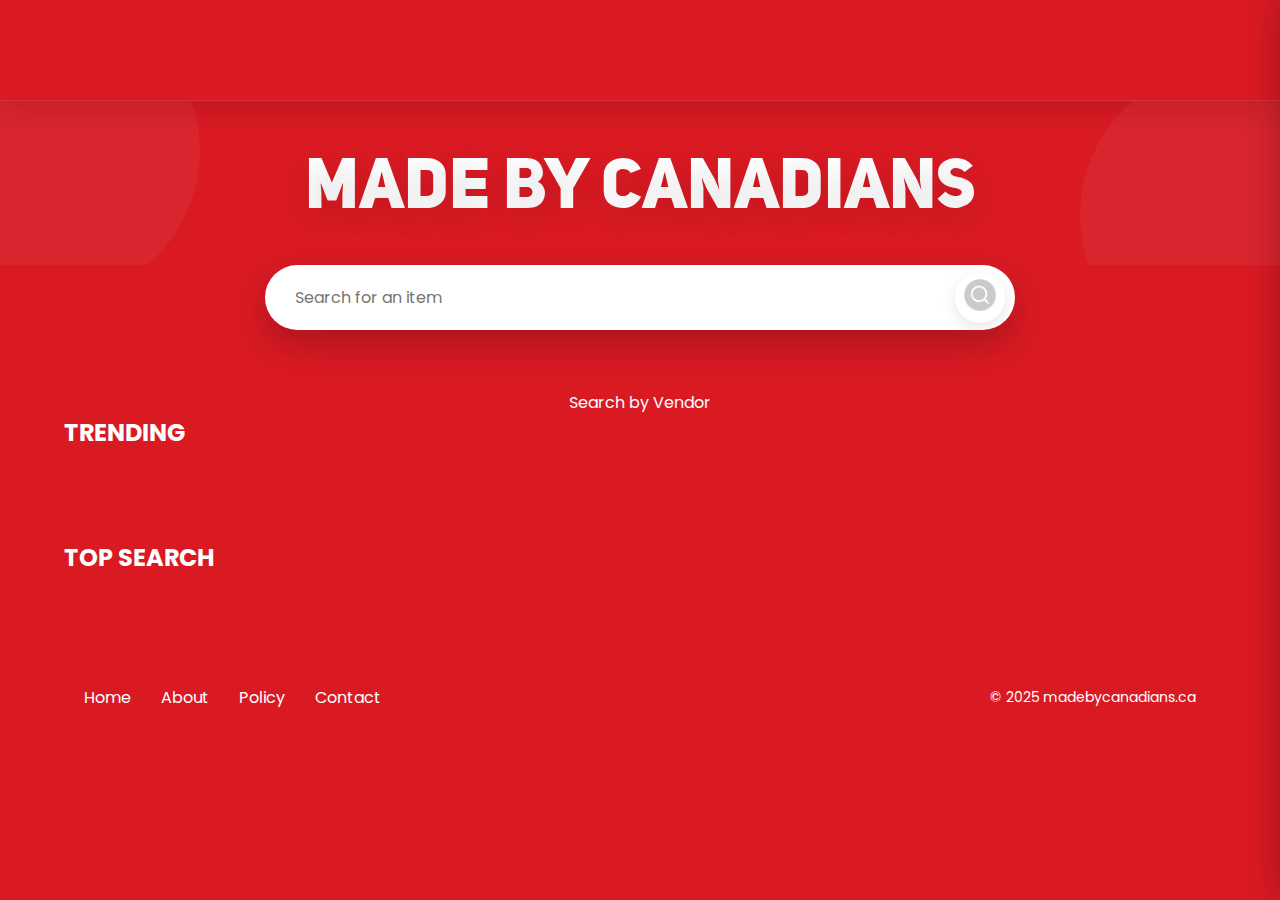
<file: index.html>
<!DOCTYPE html>
<html lang="en">

<head>
    <meta charset="UTF-8">
    <meta name="viewport" content="width=device-width, initial-scale=1.0">
    <link rel="icon" type="image/x-icon" href="images/logo.png">
    <title>Made By Canadians</title>
    <link rel="stylesheet" href="css/main.css">

    <style>
        @font-face {
            font-family: 'font_MBC_unisans';
            src: url('font/Uni_Sans_Heavy_Caps.ttf');
        }
        .sidebar-nav-item{
            font-family: font_MBC_inter !important;
        }
        @font-face {
            font-family: 'font_MBC_inter';
            src: url('font/Inter/Inter_18pt-Light.ttf');
        }

    </style>

</head>

<body>
    <nav class="nav">
        <div class="nav-container">
            <div class="nav-items">
                
            </div>
        </div>
        <button class="menu-toggle" id="menuToggle">
            <span class="menu-icon">☰</span>
        </button>
        </div>
    </nav>

    <div class="title-container">
        <h1 class="title">Made By Canadians</h1>
    </div>



    <div class="search-container">
        <div class="search-box">
            <input type="text" class="search-input" placeholder="Search for an item">
            <button class="search-btn">
                <a href="Search.html"> <span class="search-icon"><img src="images/Search-icon.png" width="32px"></span></a>
            </button>
        </div>
    </div>

    <div class="vendor-search-wrapper">
        <div class="vendor-search-label" id="vendorSearchLabel">Search by Vendor</div>
        
        <div class="vendor-dropdown-menu" id="vendorDropdownMenu">
            <input type="text" class="vendor-search-input" id="vendorSearchInput" placeholder="Search vendor...">
            <div class="vendor-option">Walmart.ca</div>
            <div class="vendor-option">Costco.ca</div>
            <div class="vendor-option">BestBuy.ca</div>
            <div class="vendor-option">Amazon.ca</div>
            <div class="vendor-option">RealCanadianSuperStore.ca</div>
            <div class="vendor-option">Nike.ca</div>
            <div class="vendor-option">Home Depot.ca</div>
            <div class="vendor-option">Apple.ca</div>
            <div class="vendor-option">Staples.ca</div>
            <div class="vendor-option">Indigo.ca</div>
        </div>
    </div>

   <!--<a href="cart.html">
        <div class="cart-container">
            <img src="images/shopping-cart (1).png" alt="Cart">
            <span class="cart-count">0</span>
        </div>
    </a>-->



    <div class="section-container">
        <div class="section-header">
            <h2 class="">TRENDING</h2>
          <!--<a href="#" class="view-all">View All <span class="view-all-icon">➔</span></a>-->  
        </div>


        <div class="product-grid">
           
        </div>
    </div>
    <div class="section-container">
        <div class="section-header">
            <h2 class="">TOP SEARCH</h2>
         <!-- <a href="#" class="view-all">View All <span class="view-all-icon">➔</span></a>-->  
        </div>
        <div class="product-grid">
            
        </div>

        
        <footer>
            <div class="footer-container">
                <div class="footer-links">
                    <a href="index.html">Home</a>
                    <a href="about.html">About</a>
                    <a href="policy.html">Policy</a>
                    <a href="contact.html">Contact</a>
                </div>
                <div class="copyright">
                    © 2025 madebycanadians.ca
                </div>
            </div>
        </footer>
    </div>
    </div>
    <div class="sidebar" id="sidebar">
        <div style="display: flex; align-items: center; margin-bottom: 15px;">
            <img src="images/logo.png" alt="Company Logo" style="width: 50px; height: 50px; margin-right: 10px;">
            <span style="font-size: 18px; font-weight: bold;">Made By Canadians</span>
        </div>
    
        <button class="close-sidebar" id="closeSidebar">×</button>
        
        
    </div>
    
</body>
<script src="js/main.js"></script>
<script src="https://code.jquery.com/jquery-3.6.0.min.js"></script>
<script src="js/script.js"></script>

<script>
    document.addEventListener('DOMContentLoaded', () => {
        const cartItems = JSON.parse(localStorage.getItem('cartItems')) || [];
        document.querySelector('.cart-count').textContent = cartItems.length;
    });
</script>

<script>
    document.querySelectorAll('.action-btn').forEach(button => {
        button.addEventListener('click', (event) => {
            event.stopPropagation(); // Prevents <a> click event
            event.preventDefault(); // Prevents navigation to Singel_product.html

            const productCard = button.closest('.product-card'); // Get the product card
            const product = {
                image: productCard.querySelector('.product-image img').src,
                name: productCard.querySelector('.product-name').textContent,
                price: productCard.querySelector('.product-code').textContent,
                time: new Date().toLocaleString()
            };

            let cartItems = JSON.parse(localStorage.getItem('cartItems')) || [];
            cartItems.push(product);
            localStorage.setItem('cartItems', JSON.stringify(cartItems));

            window.location.href = 'cart.html'; // Redirect to cart page
        });
    });
</script>

<script>
    document.addEventListener('DOMContentLoaded', function() {
        const vendorSearchLabel = document.getElementById('vendorSearchLabel');
        const vendorDropdownMenu = document.getElementById('vendorDropdownMenu');
        
        // Show dropdown when clicking on search text
        vendorSearchLabel.addEventListener('click', function() {
            vendorSearchLabel.style.display = 'none';
            vendorDropdownMenu.style.display = 'block';
        });
        
        // Hide dropdown and show search text when clicking anywhere else
        document.addEventListener('click', function(event) {
            if (!vendorSearchLabel.contains(event.target) && !vendorDropdownMenu.contains(event.target)) {
                vendorDropdownMenu.style.display = 'none';
                vendorSearchLabel.style.display = 'block';
            }
        });
        
        // Handle dropdown item selection
        const vendorOptions = document.querySelectorAll('.vendor-option');
        vendorOptions.forEach(option => {
            option.addEventListener('click', function() {
                vendorSearchLabel.textContent = this.textContent;
                vendorDropdownMenu.style.display = 'none';
                vendorSearchLabel.style.display = 'block';
            });
        });

    });

    $(document).ready(function() {
    GetCategoryData();
    GetProductData(4);
    GetVendorData();
    });

    document.addEventListener("DOMContentLoaded", function () {
    const searchInput = document.querySelector(".search-input");
    const searchBtn = document.querySelector(".search-btn");

    searchBtn.addEventListener("click", function (event) {
        event.preventDefault(); // Prevent default button behavior
        const searchText = searchInput.value.trim(); // Get search input value

        if (searchText) {
            window.location.href = `Search.html?search_text=${encodeURIComponent(searchText)}`;
        }
    });
});

</script>



</html>
</file>
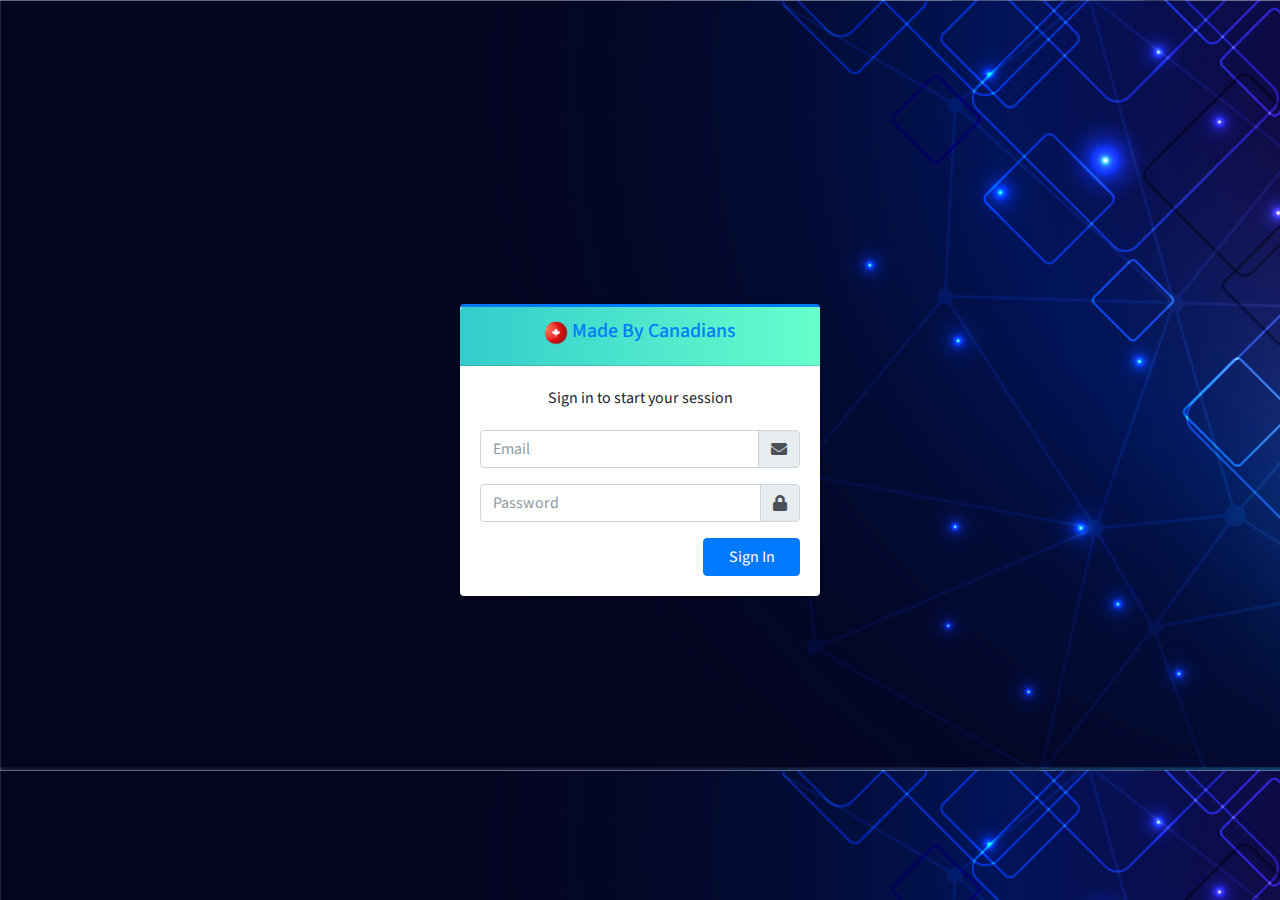
<file: AdminNew/index.html>
<!DOCTYPE html>
<html lang="en">
<head>
  <meta charset="utf-8">
  <meta name="viewport" content="width=device-width, initial-scale=1">
  <title>Mkrow | Log in</title>

  <!-- Google Font: Source Sans Pro -->
  <link rel="stylesheet" href="https://fonts.googleapis.com/css?family=Source+Sans+Pro:300,400,400i,700&display=fallback">
  <!-- Font Awesome -->
  <link rel="stylesheet" href="plugins/fontawesome-free/css/all.min.css">
  <!-- icheck bootstrap -->
  <link rel="stylesheet" href="plugins/icheck-bootstrap/icheck-bootstrap.min.css">
  <!-- Theme style -->
  <link rel="stylesheet" href="dist/css/adminlte.min.css">
  
   <style>
.Gradient4
{

background: linear-gradient(to right, #33cccc 0%, #66ffcc 100%);
color:white;

}
</style>
  
</head>
<body class="hold-transition login-page" style="background-image: url('dist/img/Design/background.png'); ">
<div class="login-box">
  <!-- /.login-logo -->
  <div class="card card-outline card-primary" >
    <div class="card-header text-center Gradient4" style="color:white">
      <h5 class="text-primary">
        <img src="img/logo.png" alt="Logo" width="24" height="24" class="me-2"> 
        Made By Canadians</h5>
    </div>
    <div class="card-body">
      <p class="login-box-msg">Sign in to start your session</p>

      <form id="loginForm">
        <div class="input-group mb-3">
          <input type="text" class="form-control" id="email" placeholder="Email" required>
          <div class="input-group-append">
            <div class="input-group-text">
              <span class="fas fa-envelope"></span>
            </div>
          </div>
        </div>
        <div class="input-group mb-3">
          <input type="password" class="form-control" id="password" placeholder="Password" required>
          <div class="input-group-append">
            <div class="input-group-text">
              <span class="fas fa-lock"></span>
            </div>
          </div>
        </div>
        <div class="row">
          <div class="col-8">
           <!-- <div class="icheck-primary">
              <input type="checkbox" id="remember">
              <label for="remember">
                Remember Me
              </label>
            </div> -->
          </div>
          <!-- /.col -->
          <div class="col-4">
            <button type="submit" class="btn btn-primary btn-block">Sign In</button>
          </div>
          <!-- /.col -->
        </div>
      </form>

     
    </div>
    <!-- /.card-body -->
  </div>
  <!-- /.card -->
</div>
<!-- /.login-box -->



<!-- jQuery -->
<script src="plugins/jquery/jquery.min.js"></script>
<!-- Bootstrap 4 -->
<script src="plugins/bootstrap/js/bootstrap.bundle.min.js"></script>
<!-- AdminLTE App -->
<script src="dist/js/adminlte.min.js"></script>

<script src="js/script.js"></script>

</body>
</html>
</file>
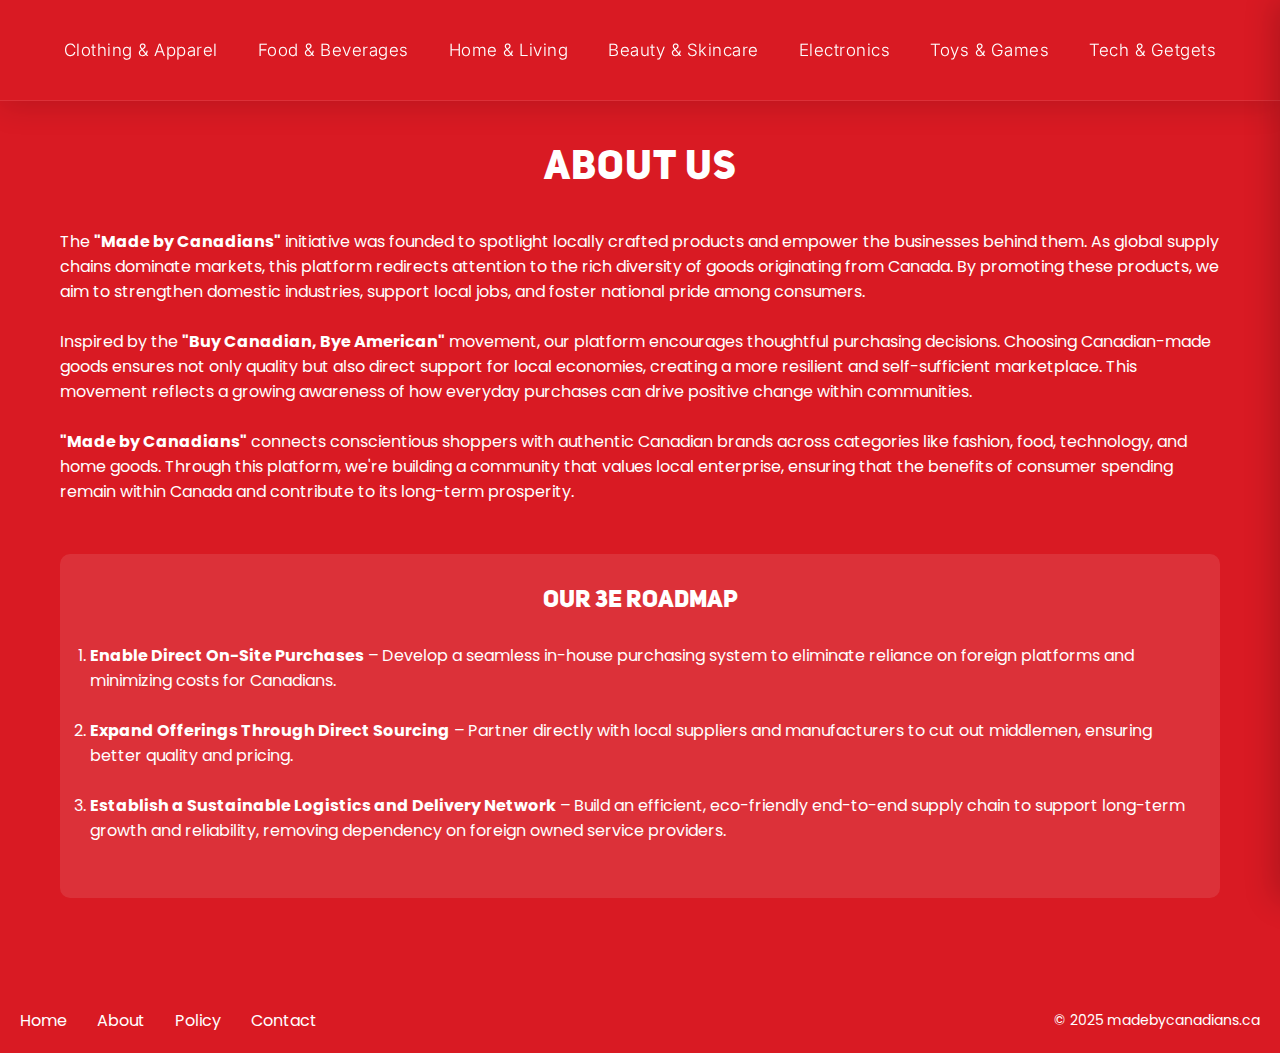
<file: about.html>
<!DOCTYPE html>
<html lang="en">

<head>
    <meta charset="UTF-8">
    <meta name="viewport" content="width=device-width, initial-scale=1.0">
    <link rel="icon" type="image/x-icon" href="images/logo.png">
    <title>Made By Canadians</title>
    <link rel="stylesheet" href="css/about.css">
    <style>
        @font-face {
            font-family: 'font_MBC_unisans';
            src: url('font/Uni_Sans_Heavy_Caps.ttf');
        }

        @font-face {
            font-family: 'font_MBC_inter';
            src: url('font/Inter/Inter_18pt-Light.ttf');
        }
    </style>
</head>

<body>
    <nav class="nav">
        <div class="nav-container">
            <div class="nav-items">
                <a href="#" class="nav-item">Clothing & Apparel</a>
                <a href="#" class="nav-item">Food & Beverages</a>
                <a href="#" class="nav-item">Home & Living</a>
                <a href="#" class="nav-item">Beauty & Skincare</a>
                <a href="#" class="nav-item">Electronics</a>
                <a href="#" class="nav-item">Toys & Games</a>
                <a href="#" class="nav-item">Tech & Getgets</a>

            </div>
        </div>
        <button class="menu-toggle" id="menuToggle">
            <span class="menu-icon">☰</span>
        </button>
        </div>
    </nav>

    <div class="about-content">
        <div class="about-hero">
            <h1>About Us</h1>
        </div>

        <div class="about-section">
            <p>
                The <strong>"Made by Canadians"</strong> initiative was founded to spotlight locally crafted products and empower the businesses behind them. As global supply chains dominate markets, this platform redirects attention to the rich diversity of goods originating from Canada. By promoting these products, we aim to strengthen domestic industries, support local jobs, and foster national pride among consumers.
            </p>
        </div><br>

        <div class="about-section">
            <p>
                Inspired by the <strong>"Buy Canadian, Bye American"</strong> movement, our platform encourages thoughtful purchasing decisions. Choosing Canadian-made goods ensures not only quality but also direct support for local economies, creating a more resilient and self-sufficient marketplace. This movement reflects a growing awareness of how everyday purchases can drive positive change within communities.
            </p>
        </div><br>

        <div class="about-section">
            <p>
                <strong>"Made by Canadians"</strong> connects conscientious shoppers with authentic Canadian brands across categories like fashion, food, technology, and home goods. Through this platform, we're building a community that values local enterprise, ensuring that the benefits of consumer spending remain within Canada and contribute to its long-term prosperity.
            </p>
        </div><br><br>

        <div class="roadmap">
            <h2>Our 3E Roadmap</h2>
            <ol class="roadmap-numbered">
                <li>
                    <strong>Enable Direct On-Site Purchases</strong> – Develop a seamless in-house purchasing system to eliminate reliance on foreign platforms and minimizing costs for Canadians.
                </li><br>
                <li>
                    <strong>Expand Offerings Through Direct Sourcing</strong> – Partner directly with local suppliers and manufacturers to cut out middlemen, ensuring better quality and pricing.
                </li><br>
                <li>
                    <strong>Establish a Sustainable Logistics and Delivery Network</strong> – Build an efficient, eco-friendly end-to-end supply chain to support long-term growth and reliability, removing dependency on foreign owned service providers.
                </li><br>
            </ol>
        </div>
    </div>
    

        
        <footer>
            <div class="footer-container">
                <div class="footer-links">
                    <a href="index.html">Home</a>
                    <a href="about.html">About</a>
                    <a href="policy.html">Policy</a>
                    <a href="contact.html">Contact</a>
                </div>
                <div class="copyright">
                    © 2025 madebycanadians.ca
                </div>
            </div>
        </footer>
    </div>
    </div>
    <div class="sidebar" id="sidebar">
        <div style="display: flex; align-items: center; margin-bottom: 15px;">
            <img src="images/logo.png" alt="Company Logo" style="width: 50px; height: 50px; margin-right: 10px;">
            <span style="font-size: 18px; font-weight: bold;">Made By Canadians</span>
        </div>
    
        <button class="close-sidebar" id="closeSidebar">×</button>
        
        </div>
    </div>
    
</body>
<script src="js/main.js"></script>
<script src="https://code.jquery.com/jquery-3.6.0.min.js"></script>
<script src="js/script.js"></script>

<script>
    $(document).ready(function() {
    GetCategoryData();
    GetProductData(4);
    GetVendorData();
    });
</script>


</html>
</file>
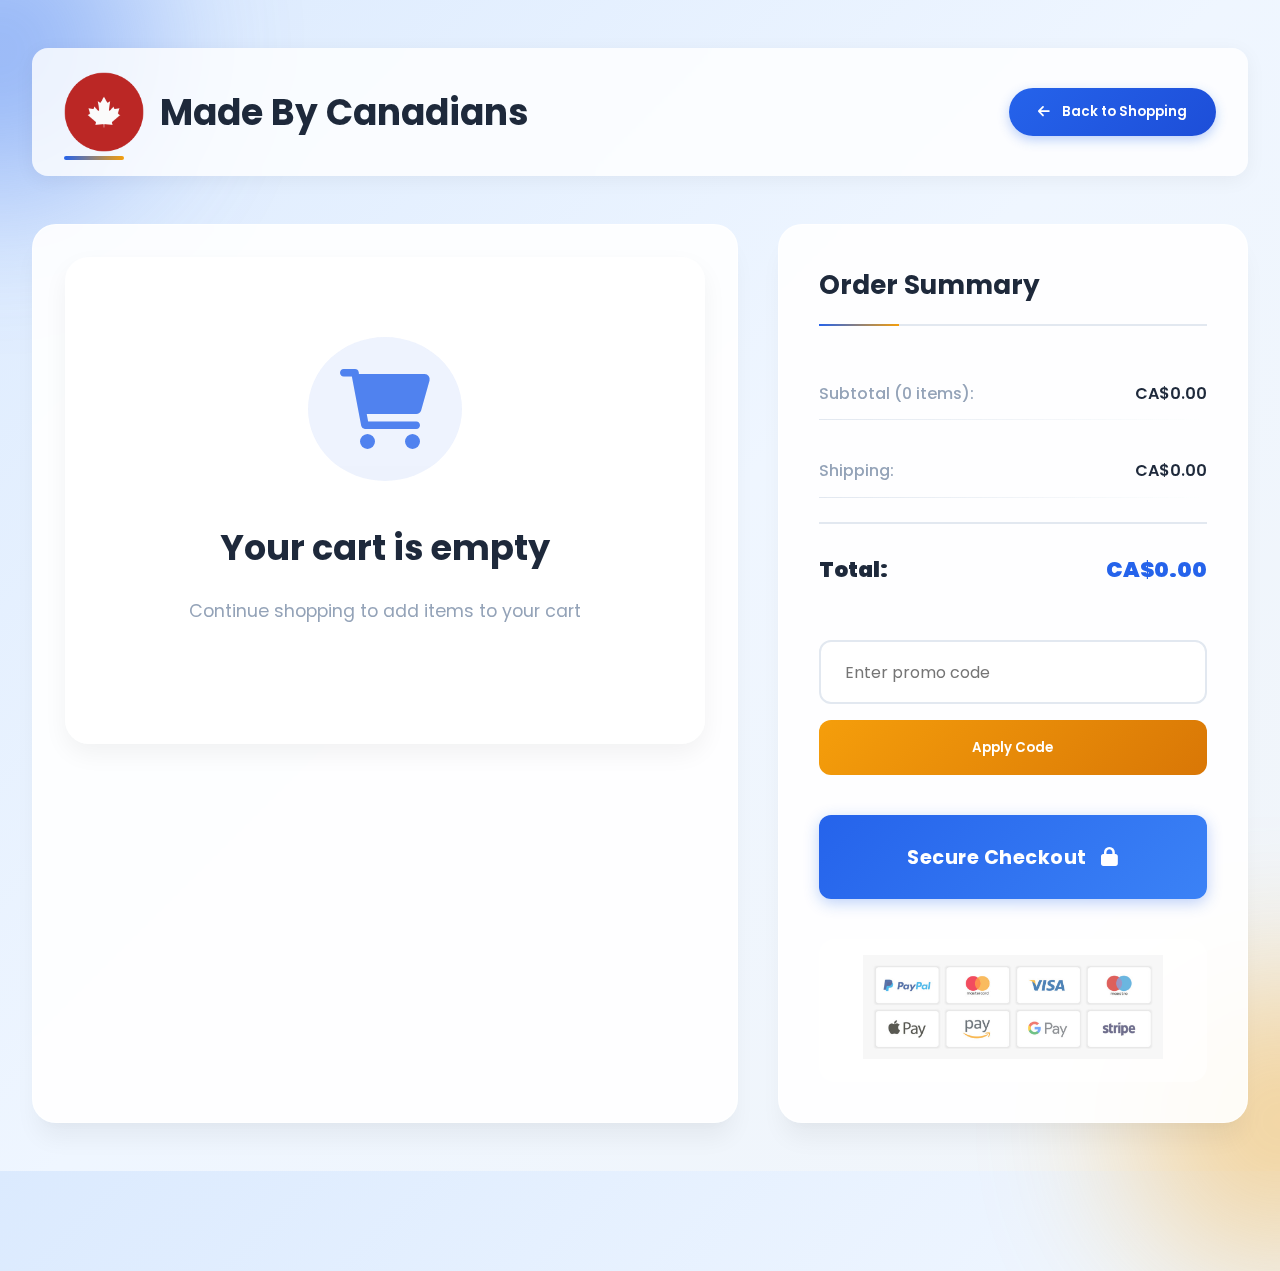
<file: cart.html>
<!DOCTYPE html>
<html lang="en">
<head>
    <meta charset="UTF-8">
    <meta name="viewport" content="width=device-width, initial-scale=1.0">
    <title>Cart | Made By Canadians</title>
    <link rel="stylesheet" href="https://cdnjs.cloudflare.com/ajax/libs/font-awesome/6.0.0/css/all.min.css">
    <link href="https://fonts.googleapis.com/css2?family=Poppins:wght@300;400;500;600;700&display=swap" rel="stylesheet">
    <link rel="stylesheet" href="css/cart.css">
</head>
<body>
    <div class="cart-container">
        <div class="cart-header">
            <h1><img src="images/logo.png" width="80px">Made By Canadians</h1>
            <button class="back-btn" onclick="window.location.href='index.html'">
                <i class="fas fa-arrow-left"></i>
                Back to Shopping
            </button>
        </div>

        <div class="cart-content">
            <div class="cart-items">
            </div>

            <div class="order-summary">
                <h2 class="summary-title">Order Summary</h2>
                <div class="summary-item">
                    <span class="item-count">Subtotal (0 items):</span>
                    <span class="subtotal">CA$0.00</span>
                </div>
                <div class="summary-item">
                    <span>Shipping:</span>
                    <span class="shipping">CA$0.00</span>
                </div>
                <div class="summary-item total">
                    <strong>Total:</strong>
                    <strong class="total-price">CA$0.00</strong>
                </div>

                <div class="promo-section">
                    <input type="text" class="promo-input" placeholder="Enter promo code">
                    <button class="apply-btn">Apply Code</button>
                </div>

              <a href="payment_checkout.html"><button class="checkout-btn">Secure Checkout <i class="fas fa-lock"></i></button></a> 
                
                <div class="payment-methods">
                    <img src="images/payment_method.jpg" alt="Payment methods">
                </div>
            </div>
        </div>
    </div>

    <div class="toast" id="toast">
        <i class="fas fa-check-circle"></i>
        <span id="toast-message">Message here</span>
    </div>

    <script>
        let discount = 0;
        const shippingCharge = 130; 
    
        function updateCart() {
            const cartItems = JSON.parse(localStorage.getItem('cartItems')) || [];
            const container = document.querySelector('.cart-items');
            container.innerHTML = '';
    
            if (cartItems.length === 0) {
                container.innerHTML = `
                    <div class="empty-cart">
                        <i class="fas fa-shopping-cart"></i>
                        <h2>Your cart is empty</h2>
                        <p>Continue shopping to add items to your cart</p>
                    </div>
                `;
                updateSummary(0, 0, 0);
                return;
            }
    
            cartItems.forEach((item, index) => {
                const itemElement = document.createElement('div');
                itemElement.className = 'cart-item';
                
                // Ensure quantity exists and is at least 1
                if (!item.quantity || item.quantity < 1) {
                    item.quantity = 1;
                }
    
                itemElement.innerHTML = `
                    <img src="${item.image}" alt="${item.name}" class="item-image">
                    <div class="item-details">
                        <h3 class="item-title">${item.name}</h3>
                        <p class="item-price">${item.price}</p>
                        <div class="quantity-controls">
                            <button class="quantity-btn minus" data-index="${index}">-</button>
                            <span class="quantity">${item.quantity}</span>
                            <button class="quantity-btn plus" data-index="${index}">+</button>
                        </div>
                        <p class="added-time"><small>Added: ${item.time}</small></p>
                    </div>
                    <button class="remove-btn" data-index="${index}">
                        <i class="fas fa-trash"></i> Remove
                    </button>
                `;
    
                container.appendChild(itemElement);
            });
    
            // Save the updated cart items back to localStorage
            localStorage.setItem('cartItems', JSON.stringify(cartItems));
            
            calculateTotal();
            addEventListeners();
        }
    
        function calculateTotal() {
            const cartItems = JSON.parse(localStorage.getItem('cartItems')) || [];
            let subtotal = 0;
            let totalItems = 0;
            
            cartItems.forEach(item => {
                const priceValue = parseFloat(item.price.replace(/[^0-9.]/g, ''));
                const quantity = item.quantity || 1;
                subtotal += priceValue * quantity;
                totalItems += quantity;
            });
    
            // Apply shipping charge only if there are items in the cart
            const shipping = totalItems > 0 ? shippingCharge : 0;
            const total = (subtotal + shipping) * (1 - discount); 
    
            updateSummary(subtotal, total, totalItems);
        }
    
        function updateSummary(subtotal, total, itemCount) {
            document.querySelector('.item-count').textContent = `Subtotal (${itemCount} item${itemCount !== 1 ? 's' : ''}):`;
            document.querySelector('.subtotal').textContent = `CA$${subtotal.toFixed(2)}`;
            
            // Only show shipping charge if there are items
            const shipping = itemCount > 0 ? shippingCharge : 0;
            document.querySelector('.shipping').textContent = `CA$${shipping.toFixed(2)}`; 
            document.querySelector('.total-price').textContent = `CA$${total.toFixed(2)}`;
        }
    
        function addEventListeners() {
            // Remove item button event listeners
            document.querySelectorAll('.remove-btn').forEach(btn => {
                btn.addEventListener('click', () => {
                    const index = parseInt(btn.dataset.index);
                    if (confirm('Are you sure you want to remove this item?')) {
                        let cartItems = JSON.parse(localStorage.getItem('cartItems')) || [];
                        cartItems.splice(index, 1);
                        localStorage.setItem('cartItems', JSON.stringify(cartItems));
                        updateCart();
                        showToast('Item removed from cart');
                    }
                });
            });
    
            // Quantity adjustment button event listeners
            document.querySelectorAll('.quantity-btn').forEach(btn => {
                btn.addEventListener('click', () => {
                    const index = parseInt(btn.dataset.index);
                    let cartItems = JSON.parse(localStorage.getItem('cartItems')) || [];
                    
                    if (!cartItems[index].quantity) {
                        cartItems[index].quantity = 1;
                    }
                    
                    if (btn.classList.contains('plus')) {
                        cartItems[index].quantity++;
                    } else if (btn.classList.contains('minus') && cartItems[index].quantity > 1) {
                        cartItems[index].quantity--;
                    }
                    
                    localStorage.setItem('cartItems', JSON.stringify(cartItems));
                    updateCart();
                });
            });
    
            // Promo code button event listener
            document.querySelector('.apply-btn').addEventListener('click', applyPromo);
        }
    
        function applyPromo() {
            const promoCode = document.querySelector('.promo-input').value.trim();
            if (promoCode.toUpperCase() === 'DISCOUNT10') {
                discount = 0.1;
                calculateTotal();
                showToast('Promo code applied: 10% discount');
            } else {
                showToast('Invalid promo code', false);
            }
        }
        
        function showToast(message, isSuccess = true) {
            const toast = document.getElementById('toast');
            const toastMessage = document.getElementById('toast-message');
            
            // Set icon based on success/failure
            const icon = toast.querySelector('i');
            if (isSuccess) {
                icon.className = 'fas fa-check-circle';
                icon.style.color = '#4CAF50';
            } else {
                icon.className = 'fas fa-exclamation-circle';
                icon.style.color = '#F44336';
            }
            
            toastMessage.textContent = message;
            toast.style.visibility = 'visible';
            toast.style.opacity = '1';
            
            setTimeout(() => {
                toast.style.opacity = '0';
                setTimeout(() => {
                    toast.style.visibility = 'hidden';
                }, 500);
            }, 3000);
        }
    
        document.addEventListener('DOMContentLoaded', updateCart);
    </script>
</body>
</html>
</file>
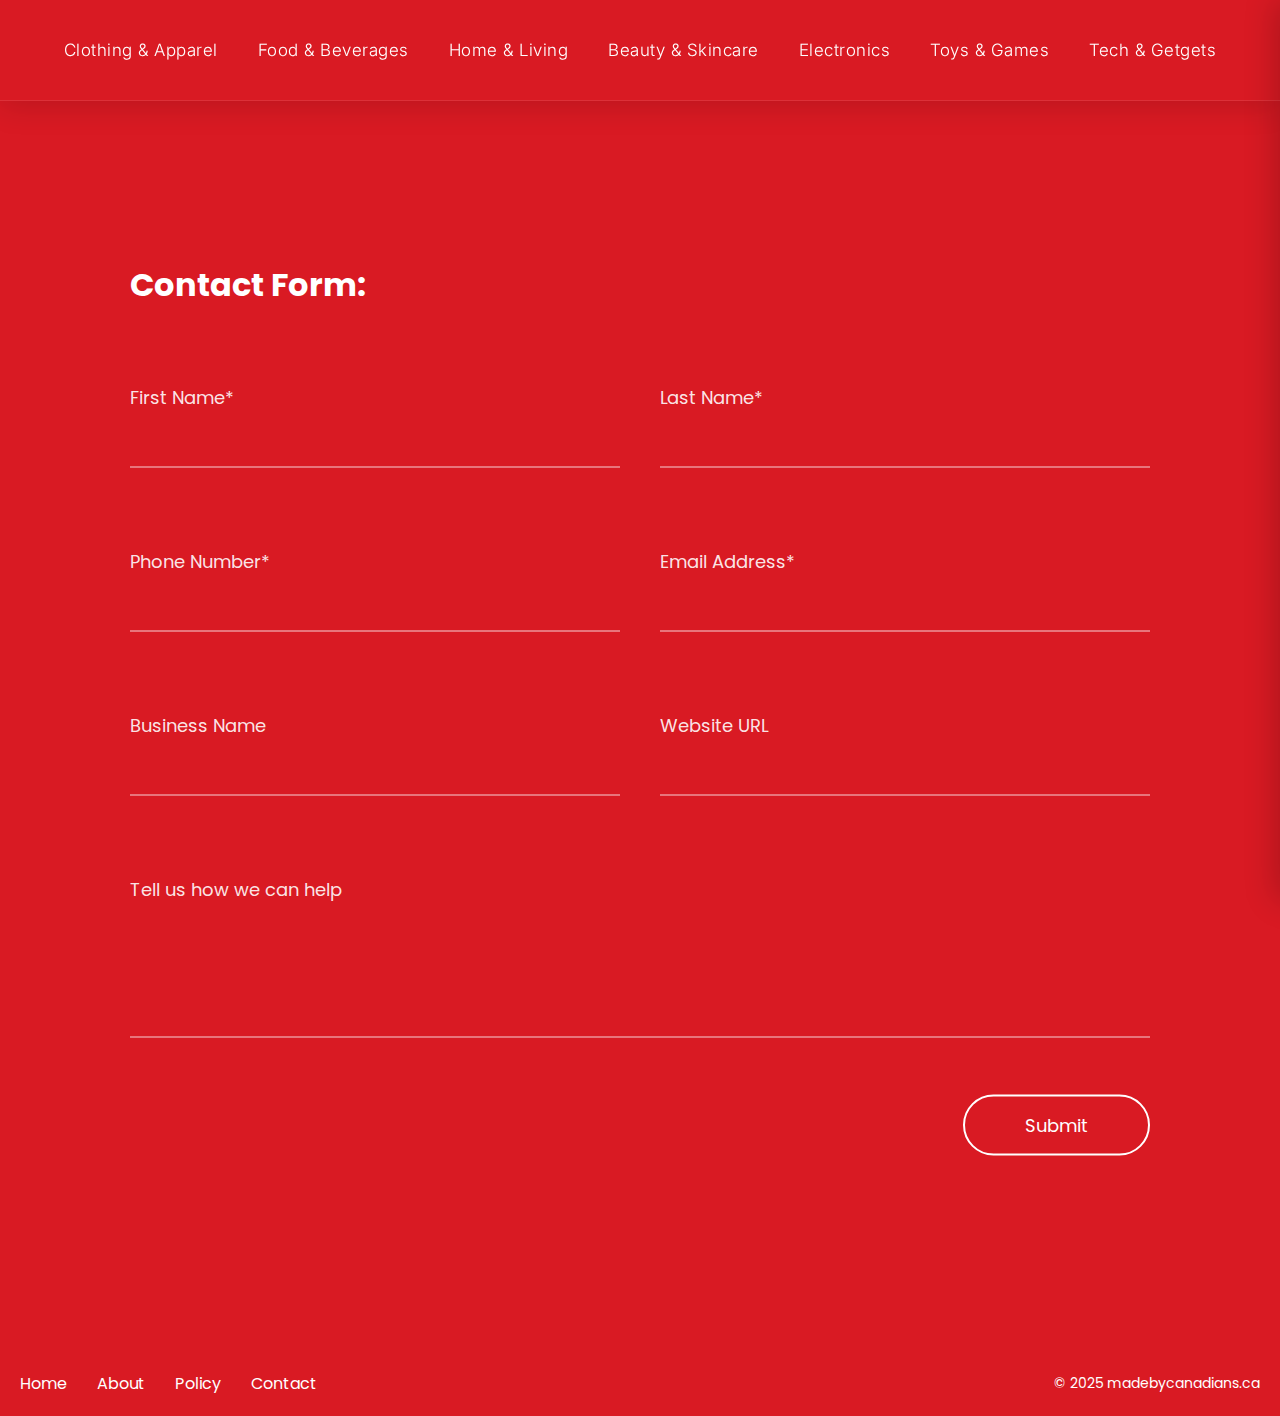
<file: contact.html>
<!DOCTYPE html>
<html lang="en">
<head>
    <meta charset="UTF-8">
    <meta name="viewport" content="width=device-width, initial-scale=1.0">
    <link rel="stylesheet" href="css/main.css">
    <link rel="icon" type="image/x-icon" href="images/logo.png">
    <title>Contact Form</title>
    <style>
        @font-face {
            font-family: 'font_MBC_unisans';
            src: url('font/Uni_Sans_Heavy_Caps.ttf');
        }
        .sidebar-nav-item{
            font-family: font_MBC_inter !important;
        }
        @font-face {
            font-family: 'font_MBC_inter';
            src: url('font/Inter/Inter_18pt-Light.ttf');
        }
        .form-container {
            position: absolute !important;
            top: 50% !important;
            left: 50% !important;
            transform: translate(-50%, -50%) !important;
        }
    </style>
</head>
<body>

    <nav class="nav">
        <div class="nav-container">
            <div class="nav-items">
                <a href="#" class="nav-item">Clothing & Apparel</a>
                <a href="#" class="nav-item">Food & Beverages</a>
                <a href="#" class="nav-item">Home & Living</a>
                <a href="#" class="nav-item">Beauty & Skincare</a>
                <a href="#" class="nav-item">Electronics</a>
                <a href="#" class="nav-item">Toys & Games</a>
                <a href="#" class="nav-item">Tech & Getgets</a>

            </div>
        </div>
        <button class="menu-toggle" id="menuToggle">
            <span class="menu-icon">☰</span>
        </button>
        </div>
    </nav>
    
    <div class="form-container">
        <form id="contactForm">
            <h1>Contact Form: </h1><br><br><br>
            <div class="form-row">
                <div class="form-group">
                    <label class="form-label" for="firstName">First Name*</label>
                    <input class="form-input" type="text" id="firstName" required>
                </div>
                <div class="form-group">
                    <label class="form-label" for="lastName">Last Name*</label>
                    <input class="form-input" type="text" id="lastName" required>
                </div>
            </div>

            <div class="form-row">
                <div class="form-group">
                    <label class="form-label" for="phone">Phone Number*</label>
                    <input class="form-input" type="tel" id="phoneNumber" required>
                </div>
                <div class="form-group">
                    <label class="form-label" for="email">Email Address*</label>
                    <input class="form-input" type="email" id="email" required>
                </div>
            </div>

            <div class="form-row">
                <div class="form-group">
                    <label class="form-label" for="business">Business Name</label>
                    <input class="form-input" type="text" id="businessName">
                </div>
                <div class="form-group">
                    <label class="form-label" for="website">Website URL</label>
                    <input class="form-input" type="url" id="websiteURL">
                </div>
            </div>

            <div class="form-row" style="margin-bottom: 40px;">
                <div class="form-group" style="flex: 1 0 100%;">
                    <label class="form-label" for="message">Tell us how we can help</label>
                    <textarea class="form-textarea" id="message"></textarea>
                </div>
            </div>

            <div class="submit-container">
                <button type="submit" class="submit-btn">Submit</button>
            </div>
        </form>
    </div>
    <br><br><br><br><br><br><br><br><br><br><br><br><br><br><br><br><br><br><br><br><br><br><br><br><br><br><br><br><br><br><br><br><br><br><br><br><br><br><br><br><br><br><br><br><br><br><br><br>
    <footer>
        <div class="footer-container">
            <div class="footer-links">
                <a href="index.html">Home</a>
                <a href="about.html">About</a>
                <a href="policy.html">Policy</a>
                <a href="contact.html">Contact</a>
            </div>
            <div class="copyright">
                © 2025 madebycanadians.ca
            </div>
        </div>
    </footer>
</div>
</div>
<div class="sidebar" id="sidebar">
    <div style="display: flex; align-items: center; margin-bottom: 15px;">
        <img src="images/logo.png" alt="Company Logo" style="width: 50px; height: 50px; margin-right: 10px;">
        <span style="font-size: 18px; font-weight: bold;">Made By Canadians</span>
    </div>

    <button class="close-sidebar" id="closeSidebar">×</button>
    
    </div>
</div>
</body>
<script src="js/main.js"></script>
<script src="https://code.jquery.com/jquery-3.6.0.min.js"></script>
<script src="js/script.js"></script>

<script>
    $(document).ready(function() {
    GetCategoryData();
    GetProductData(4);
    GetVendorData();
    });
</script>

</html>
</file>
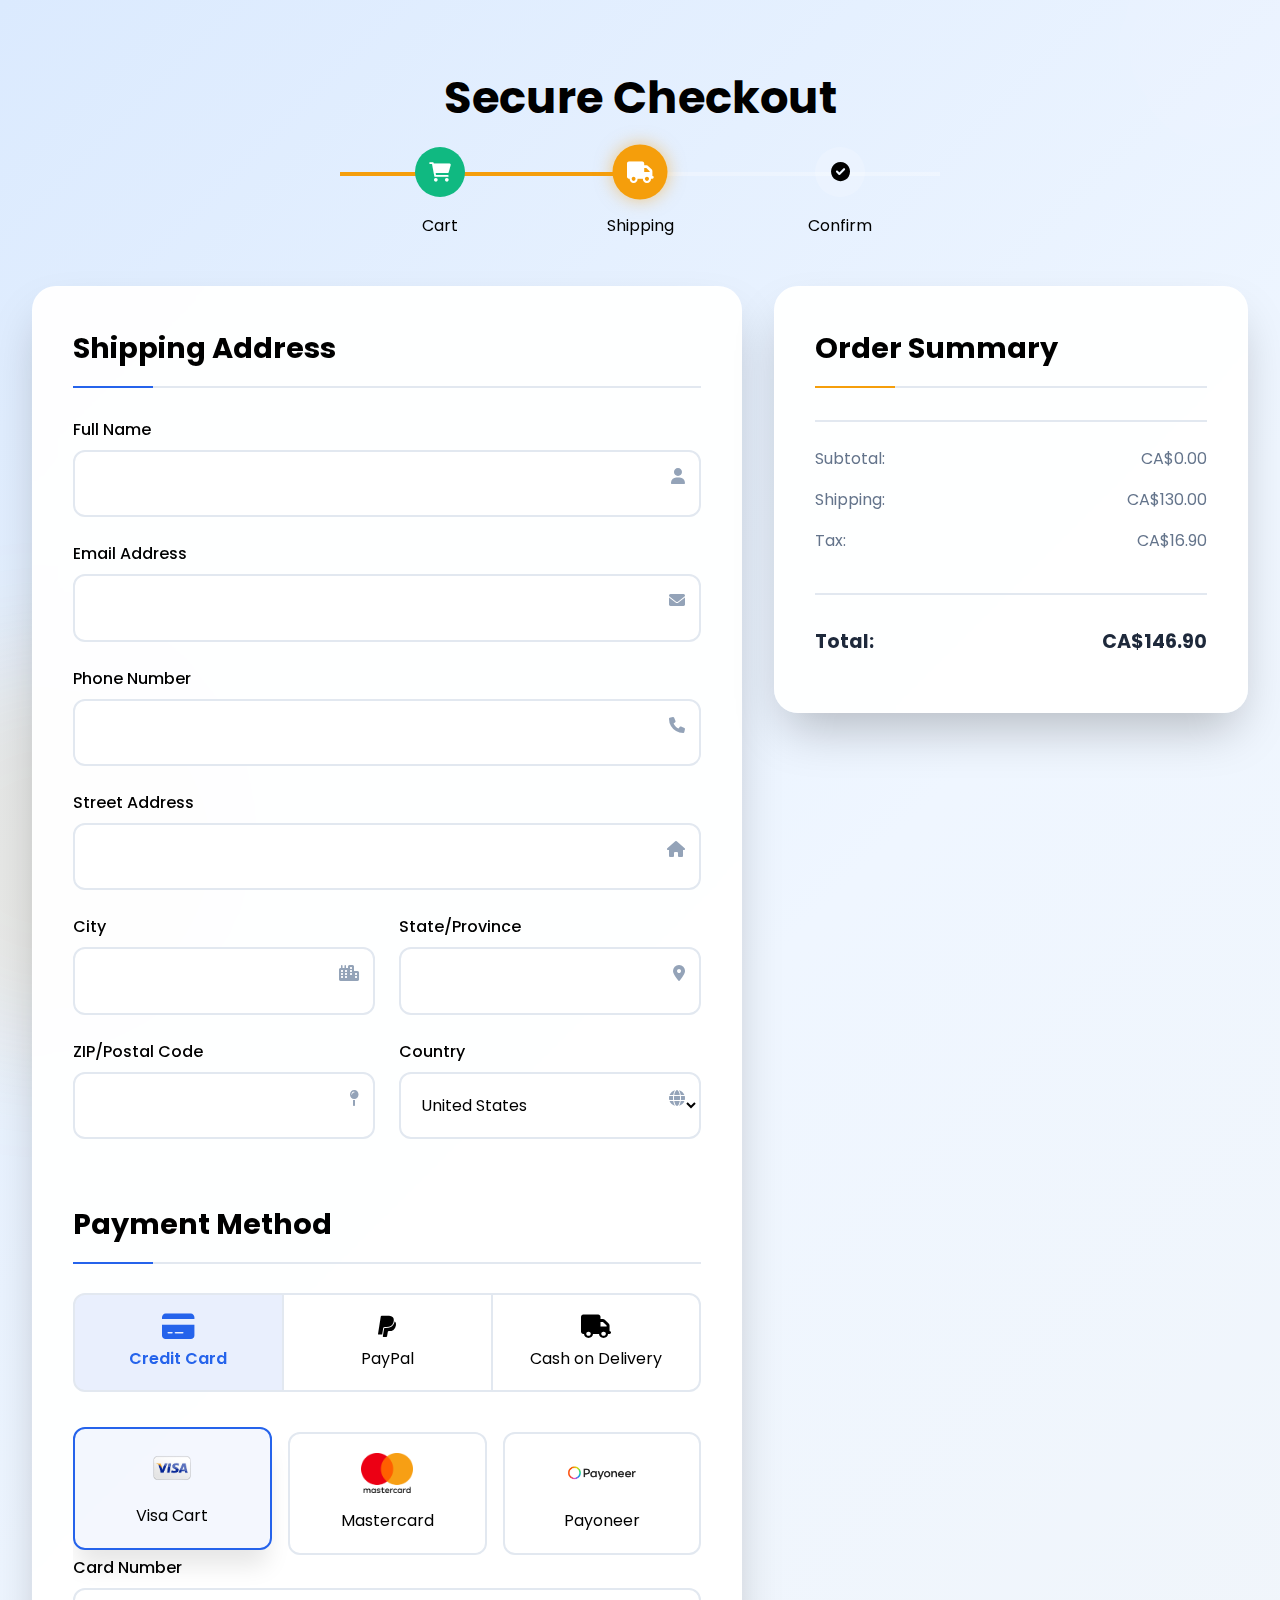
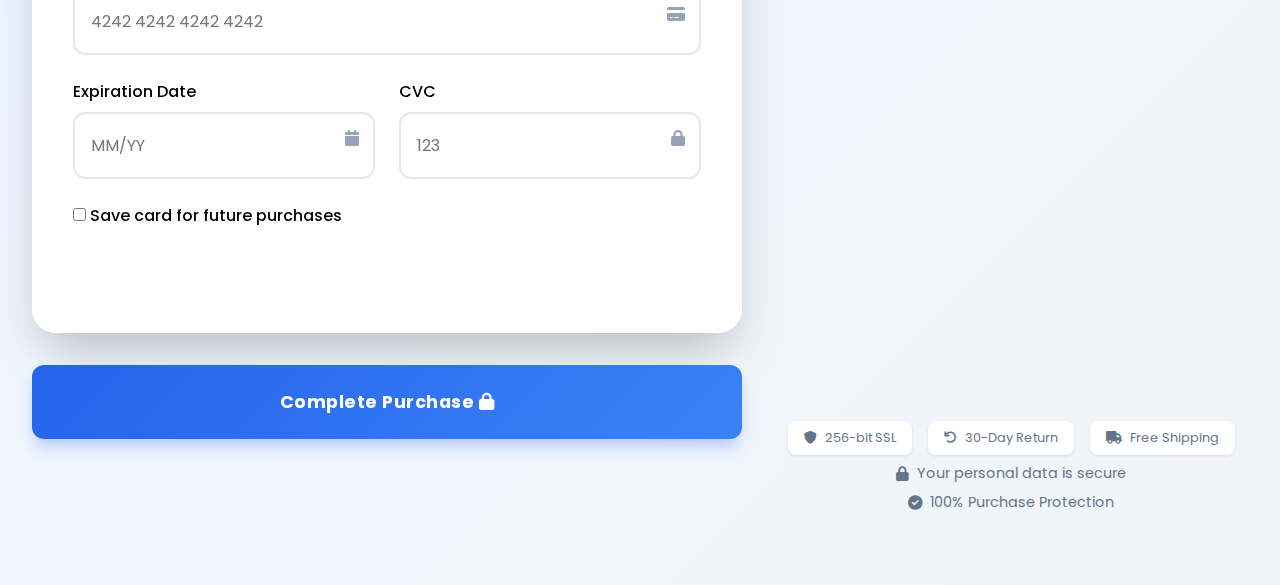
<file: payment_checkout.html>
<!DOCTYPE html>
<html lang="en">

<head>
    <meta charset="UTF-8">
    <meta name="viewport" content="width=device-width, initial-scale=1.0">
    <title>Secure Checkout | TechStore</title>
    <link rel="stylesheet" href="https://cdnjs.cloudflare.com/ajax/libs/font-awesome/6.0.0/css/all.min.css">
    <link href="https://fonts.googleapis.com/css2?family=Poppins:wght@300;400;500;600;700&display=swap"
        rel="stylesheet">
    <link rel="stylesheet" href="css/payment_checkout.css">
</head>

<body>
    <div class="shape shape-1"></div>
    <div class="shape shape-2"></div>
    <div class="checkout-container">
        <div class="checkout-header">
            <h1>Secure Checkout</h1>
            <div class="checkout-progress">
                <div class="progress-step completed">
                    <div class="step-icon">
                        <i class="fas fa-shopping-cart"></i>
                    </div>
                    <span style="color: black;">Cart</span>
                </div>
                <div class="progress-step active">
                    <div class="step-icon">
                        <i class="fas fa-truck"></i>
                    </div>
                    <span style="color: black;">Shipping</span>
                </div>
                <div class="progress-step">
                    <div class="step-icon">
                        <i class="fas fa-check-circle" style="color: black;"></i>
                    </div>
                    <span style="color: black;">Confirm</span>
                </div>
            </div>
        </div>

        <div class="checkout-content">
            <div class="checkout-form">
                <div class="form-section">
                    <h2>Shipping Address</h2>
                    <div class="form-group">
                        <label>Full Name</label>
                        <input type="text" class="form-control" required>
                        <i class="fas fa-user form-icon"></i>
                    </div>
                    <div class="form-group">
                        <label>Email Address</label>
                        <input type="email" class="form-control" required>
                        <i class="fas fa-envelope form-icon"></i>
                    </div>
                    <div class="form-group">
                        <label>Phone Number</label>
                        <input type="tel" class="form-control" required>
                        <i class="fas fa-phone form-icon"></i>
                    </div>
                    <div class="form-group">
                        <label>Street Address</label>
                        <input type="text" class="form-control" required>
                        <i class="fas fa-home form-icon"></i>
                    </div>
                    <div class="row">
                        <div class="form-group">
                            <label>City</label>
                            <input type="text" class="form-control" required>
                            <i class="fas fa-city form-icon"></i>
                        </div>
                        <div class="form-group">
                            <label>State/Province</label>
                            <input type="text" class="form-control" required>
                            <i class="fas fa-map-marker-alt form-icon"></i>
                        </div>
                    </div>
                    <div class="row">
                        <div class="form-group">
                            <label>ZIP/Postal Code</label>
                            <input type="text" class="form-control" required>
                            <i class="fas fa-map-pin form-icon"></i>
                        </div>
                        <div class="form-group">
                            <label>Country</label>
                            <select class="form-control" required>
                                <option>United States</option>
                                <option>Canada</option>
                                <option>United Kingdom</option>
                                <option>Australia</option>
                                <option>India</option>
                            </select>
                            <i class="fas fa-globe form-icon"></i>
                        </div>
                    </div>
                </div>

                <div class="form-section">
                    <h2>Payment Method</h2>

                    <div class="payment-option">
                        <div class="payment-toggle">
                            <input type="radio" name="payment_type" id="credit_card" value="credit_card" checked
                                onchange="togglePaymentMethod('credit_card')">
                            <label for="credit_card">
                                <i class="fas fa-credit-card"></i>
                                <span>Credit Card</span>
                            </label>

                            <input type="radio" name="payment_type" id="paypal" value="paypal"
                                onchange="togglePaymentMethod('paypal')">
                            <label for="paypal">
                                <i class="fab fa-paypal"></i>
                                <span>PayPal</span>
                            </label>

                            <input type="radio" name="payment_type" id="cod" value="cod"
                                onchange="togglePaymentMethod('cod')">
                            <label for="cod">
                                <i class="fas fa-truck"></i>
                                <span>Cash on Delivery</span>
                            </label>
                        </div>
                    </div>

                    <div id="credit_card_details" class="payment-card-details active">
                        <div class="payment-methods">
                            <div class="payment-card active">
                                <img src="images/visa.png" alt="Visa">
                                <div>Visa Cart</div>
                            </div>
                            <div class="payment-card">
                                <img src="images/mastercard-icon-2048x1587-tygju446.png" alt="Mastercard">
                                <div>Mastercard</div>
                            </div>
                            <div class="payment-card">
                                <img src="images/Payoneer.jpg" alt="Amex">
                                <div>Payoneer</div>
                            </div>
                        </div>

                        <div class="form-group">
                            <label>Card Number</label>
                            <input type="text" class="form-control" placeholder="4242 4242 4242 4242" required>
                            <i class="fas fa-credit-card form-icon"></i>
                        </div>
                        <div class="row">
                            <div class="form-group">
                                <label>Expiration Date</label>
                                <input type="text" class="form-control" placeholder="MM/YY" required>
                                <i class="fas fa-calendar form-icon"></i>
                            </div>
                            <div class="form-group">
                                <label>CVC</label>
                                <input type="text" class="form-control" placeholder="123" required>
                                <i class="fas fa-lock form-icon"></i>
                            </div>
                        </div>
                        <div class="form-group">
                            <label>
                                <input type="checkbox"> Save card for future purchases
                            </label>
                        </div>
                    </div>

                    <div id="paypal_details" class="payment-card-details">
                        <div class="form-group">
                            <p>You will be redirected to PayPal to complete your payment.</p>
                        </div>
                    </div>

                    <div id="cod_details" class="payment-card-details">
                        <div class="form-group">
                            <p>You will pay when the product is delivered. Additional fee of CA$20.00 applies.</p>
                        </div>
                        <div class="form-group">
                            <label>Additional notes for delivery</label>
                            <textarea class="form-control" rows="3"
                                placeholder="Special instructions for delivery"></textarea>
                            <i class="fas fa-sticky-note form-icon"></i>
                        </div>
                    </div>
                </div>
            </div>

            <div class="order-summary">
                <h2>Order Summary</h2>
                <div class="order-items">
                    <!-- Dynamic items will be inserted here -->
                </div>

                <div class="price-breakdown">
                    <div class="price-row">
                        <span>Subtotal:</span>
                        <span id="subtotal">CA$0.00</span>
                    </div>
                    <div class="price-row">
                        <span>Shipping:</span>
                        <span id="shipping">CA$130.00</span>
                    </div>
                    <div class="price-row">
                        <span>Tax:</span>
                        <span id="tax">CA$0.00</span>
                    </div>
                    <div class="price-row cod-fee" style="display: none;">
                        <span>Cash on Delivery Fee:</span>
                        <span>CA$20.00</span>
                    </div>
                </div>

                <div class="price-row total">
                    <strong>Total:</strong>
                    <strong id="total-amount">CA$0.00</strong>
                </div>
            </div>



            <a href="confirm.html"><button class="checkout-btn">Complete Purchase <i
                        class="fas fa-lock"></i></button></a>

            <div class="security-info">
                <div class="security-badge">
                    <div class="badge">
                        <i class="fas fa-shield-alt"></i>
                        <span>256-bit SSL</span>
                    </div>
                    <div class="badge">
                        <i class="fas fa-undo"></i>
                        <span>30-Day Return</span>
                    </div>
                    <div class="badge">
                        <i class="fas fa-truck"></i>
                        <span>Free Shipping</span>
                    </div>
                </div>
                <p><i class="fas fa-lock"></i> Your personal data is secure</p>
                <p><i class="fas fa-check-circle"></i> 100% Purchase Protection</p>
            </div>
        </div>
    </div>
    </div>

    <script>
        function togglePaymentMethod(method) {
            document.getElementById('credit_card_details').classList.remove('active');
            document.getElementById('paypal_details').classList.remove('active');
            document.getElementById('cod_details').classList.remove('active');

            document.getElementById(method + '_details').classList.add('active');

            const codFeeElement = document.querySelector('.cod-fee');
            const totalElement = document.getElementById('total-amount');

            if (method === 'cod') {
                codFeeElement.style.display = 'flex';
                totalElement.textContent = 'CA$2,268.53';
            } else {
                codFeeElement.style.display = 'none';
                totalElement.textContent = 'CA$2,248.53';
            }
        }


        const paymentCards = document.querySelectorAll('.payment-card');
        paymentCards.forEach(card => {
            card.addEventListener('click', () => {
                paymentCards.forEach(c => c.classList.remove('active'));
                card.classList.add('active');
            });
        });
    </script>

    <script>
        document.addEventListener('DOMContentLoaded', function () {
            const cartItems = JSON.parse(localStorage.getItem('cartItems')) || [];
            const orderItemsContainer = document.querySelector('.order-items');
            const subtotalElement = document.getElementById('subtotal');
            const taxElement = document.getElementById('tax');
            const totalElement = document.getElementById('total-amount');
            const codFeeElement = document.querySelector('.cod-fee');

            // Helper functions
            const parsePrice = (price) => parseFloat(price.replace('CA$', '').replace(/,/g, ''));
            const formatPrice = (amount) => `CA$${amount.toLocaleString('en-CA', {
                minimumFractionDigits: 2,
                maximumFractionDigits: 2
            })}`;

            // Populate order items
            orderItemsContainer.innerHTML = cartItems.map(item => `
                <div class="order-item">
                    <img src="${item.image}" alt="${item.name}">
                    <div>
                        <h3>${item.name}</h3>
                        <p>${item.price}</p>
                        <p>Qty: ${item.quantity}</p>
                        <p class="item-price">${formatPrice(parsePrice(item.price) * item.quantity)}</p>
                    </div>
                </div>
            `).join('');

            // Calculate prices
            const calculateTotals = (includeCODFee = false) => {
                const shipping = 130.00;
                const codFee = includeCODFee ? 20.00 : 0;
                const subtotal = cartItems.reduce((acc, item) =>
                    acc + (parsePrice(item.price) * item.quantity), 0);
                const tax = (subtotal + shipping) * 0.13;
                const total = subtotal + shipping + tax + codFee;

                return { subtotal, tax, total, codFee };
            };

            // Initial calculation
            let currentTotals = calculateTotals();
            subtotalElement.textContent = formatPrice(currentTotals.subtotal);
            taxElement.textContent = formatPrice(currentTotals.tax);
            totalElement.textContent = formatPrice(currentTotals.total);

            // Update payment method toggle function
            window.togglePaymentMethod = function (method) {
                document.getElementById('credit_card_details').classList.remove('active');
                document.getElementById('paypal_details').classList.remove('active');
                document.getElementById('cod_details').classList.remove('active');
                document.getElementById(`${method}_details`).classList.add('active');

                const isCOD = method === 'cod';
                codFeeElement.style.display = isCOD ? 'flex' : 'none';

                currentTotals = calculateTotals(isCOD);
                totalElement.textContent = formatPrice(currentTotals.total);
            };
        });
    </script>

</body>

</html>
</file>
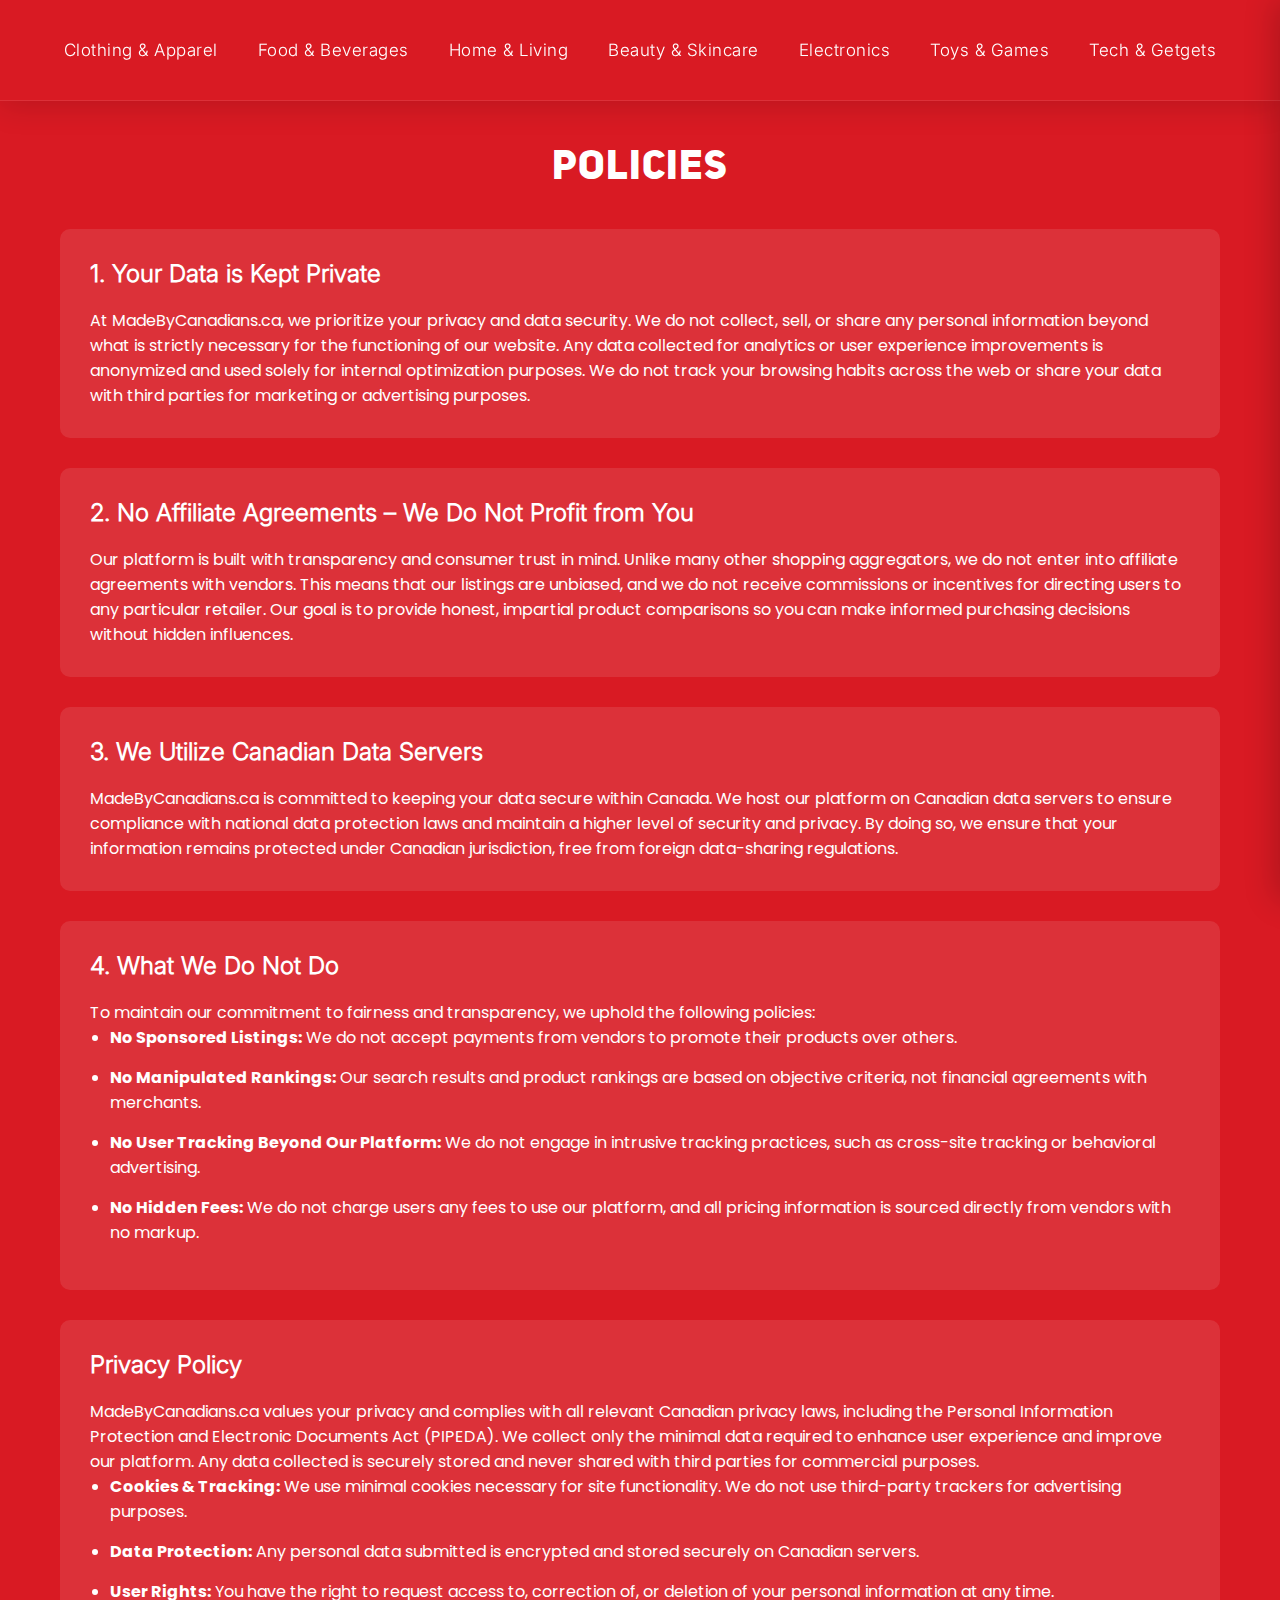
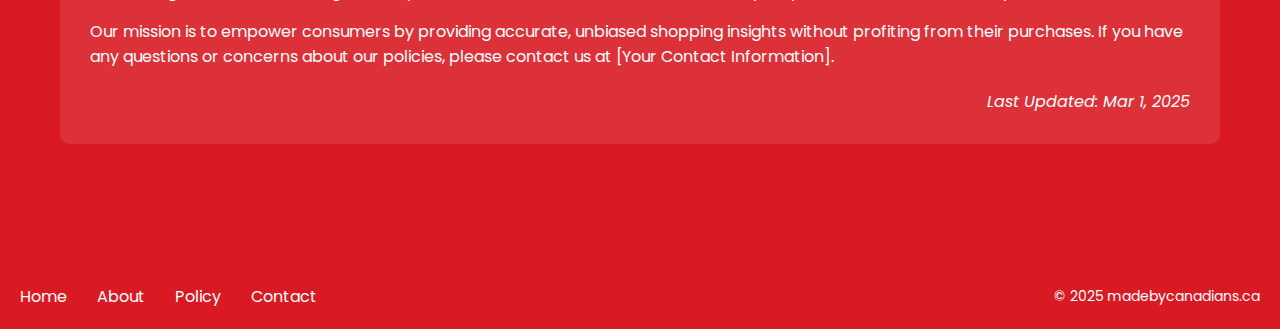
<file: policy.html>
<!DOCTYPE html>
<html lang="en">
<head>
    <meta charset="UTF-8">
    <meta name="viewport" content="width=device-width, initial-scale=1.0">
    <link rel="icon" type="image/x-icon" href="images/logo.png">
    <link rel="stylesheet" href="css/policy.css">
    <title>Made By Canadians - Policy</title>

    <style>
        @font-face {
            font-family: 'font_MBC_unisans';
            src: url('font/Uni_Sans_Heavy_Caps.ttf');
        }
        @font-face {
            font-family: 'font_MBC_inter';
            src: url('font/Inter/Inter_18pt-Light.ttf');
        }
    </style>
</head>
<body>
    <nav class="nav">
        <div class="nav-container">
            <div class="nav-items">
                <a href="#" class="nav-item">Clothing & Apparel</a>
                <a href="#" class="nav-item">Food & Beverages</a>
                <a href="#" class="nav-item">Home & Living</a>
                <a href="#" class="nav-item">Beauty & Skincare</a>
                <a href="#" class="nav-item">Electronics</a>
                <a href="#" class="nav-item">Toys & Games</a>
                <a href="#" class="nav-item">Tech & Getgets</a>
            </div>
        </div>
        <button class="menu-toggle" id="menuToggle">
            <span class="menu-icon">☰</span>
        </button>
    </nav>

    <div class="policy-content">
        <div class="policy-hero">
            <h1>Policies</h1>
        </div>

        <div class="policy-section">
            <div class="policy-details">
                <h2>1. Your Data is Kept Private</h2>
                <p>
                    At MadeByCanadians.ca, we prioritize your privacy and data security. We do not collect, sell, or share any personal information beyond what is strictly necessary for the functioning of our website. Any data collected for analytics or user experience improvements is anonymized and used solely for internal optimization purposes. We do not track your browsing habits across the web or share your data with third parties for marketing or advertising purposes.
                </p>
            </div>
        </div>

        <div class="policy-section">
            <div class="policy-details">
                <h2>2. No Affiliate Agreements – We Do Not Profit from You</h2>
                <p>
                    Our platform is built with transparency and consumer trust in mind. Unlike many other shopping aggregators, we do not enter into affiliate agreements with vendors. This means that our listings are unbiased, and we do not receive commissions or incentives for directing users to any particular retailer. Our goal is to provide honest, impartial product comparisons so you can make informed purchasing decisions without hidden influences.
                </p>
            </div>
        </div>

        <div class="policy-section">
            <div class="policy-details">
                <h2>3. We Utilize Canadian Data Servers</h2>
                <p>
                    MadeByCanadians.ca is committed to keeping your data secure within Canada. We host our platform on Canadian data servers to ensure compliance with national data protection laws and maintain a higher level of security and privacy. By doing so, we ensure that your information remains protected under Canadian jurisdiction, free from foreign data-sharing regulations.
                </p>
            </div>
        </div>

        <div class="policy-section">
            <div class="policy-details">
                <h2>4. What We Do Not Do</h2>
                <p>To maintain our commitment to fairness and transparency, we uphold the following policies:</p>
                <ul class="policy-list">
                    <li><strong>No Sponsored Listings:</strong> We do not accept payments from vendors to promote their products over others.</li>
                    <li><strong>No Manipulated Rankings:</strong> Our search results and product rankings are based on objective criteria, not financial agreements with merchants.</li>
                    <li><strong>No User Tracking Beyond Our Platform:</strong> We do not engage in intrusive tracking practices, such as cross-site tracking or behavioral advertising.</li>
                    <li><strong>No Hidden Fees:</strong> We do not charge users any fees to use our platform, and all pricing information is sourced directly from vendors with no markup.</li>
                </ul>
            </div>
        </div>

        <div class="policy-section">
            <div class="policy-details">
                <h2>Privacy Policy</h2>
                <p>
                    MadeByCanadians.ca values your privacy and complies with all relevant Canadian privacy laws, including the Personal Information Protection and Electronic Documents Act (PIPEDA). We collect only the minimal data required to enhance user experience and improve our platform. Any data collected is securely stored and never shared with third parties for commercial purposes.
                </p>
                <ul class="policy-list">
                    <li><strong>Cookies & Tracking:</strong> We use minimal cookies necessary for site functionality. We do not use third-party trackers for advertising purposes.</li>
                    <li><strong>Data Protection:</strong> Any personal data submitted is encrypted and stored securely on Canadian servers.</li>
                    <li><strong>User Rights:</strong> You have the right to request access to, correction of, or deletion of your personal information at any time.</li>
                </ul>
                <p>
                    Our mission is to empower consumers by providing accurate, unbiased shopping insights without profiting from their purchases. If you have any questions or concerns about our policies, please contact us at [Your Contact Information].
                </p>
                <div class="last-updated">
                    Last Updated: Mar 1, 2025
                </div>
            </div>
        </div>
    </div>

    <footer>
        <div class="footer-container">
            <div class="footer-links">
                <a href="index.html">Home</a>
                <a href="about.html">About</a>
                <a href="policy.html">Policy</a>
                <a href="contact.html">Contact</a>
            </div>
            <div class="copyright">
                © 2025 madebycanadians.ca
            </div>
        </div>
    </footer>

    <div class="sidebar" id="sidebar">
        <div style="display: flex; align-items: center; margin-bottom: 15px;">
            <img src="images/logo.png" alt="Company Logo" style="width: 50px; height: 50px; margin-right: 10px;">
            <span style="font-size: 18px; font-weight: bold;">Made By Canadians</span>
        </div>
    
        <button class="close-sidebar" id="closeSidebar">×</button>
       
        </div>
    </div>
</body>
<script src="js/main.js"></script>
<script src="https://code.jquery.com/jquery-3.6.0.min.js"></script>
<script src="js/script.js"></script>

<script>
    $(document).ready(function() {
    GetCategoryData();
    GetProductData(4);
    GetVendorData();
    });
</script>
</html>
</file>
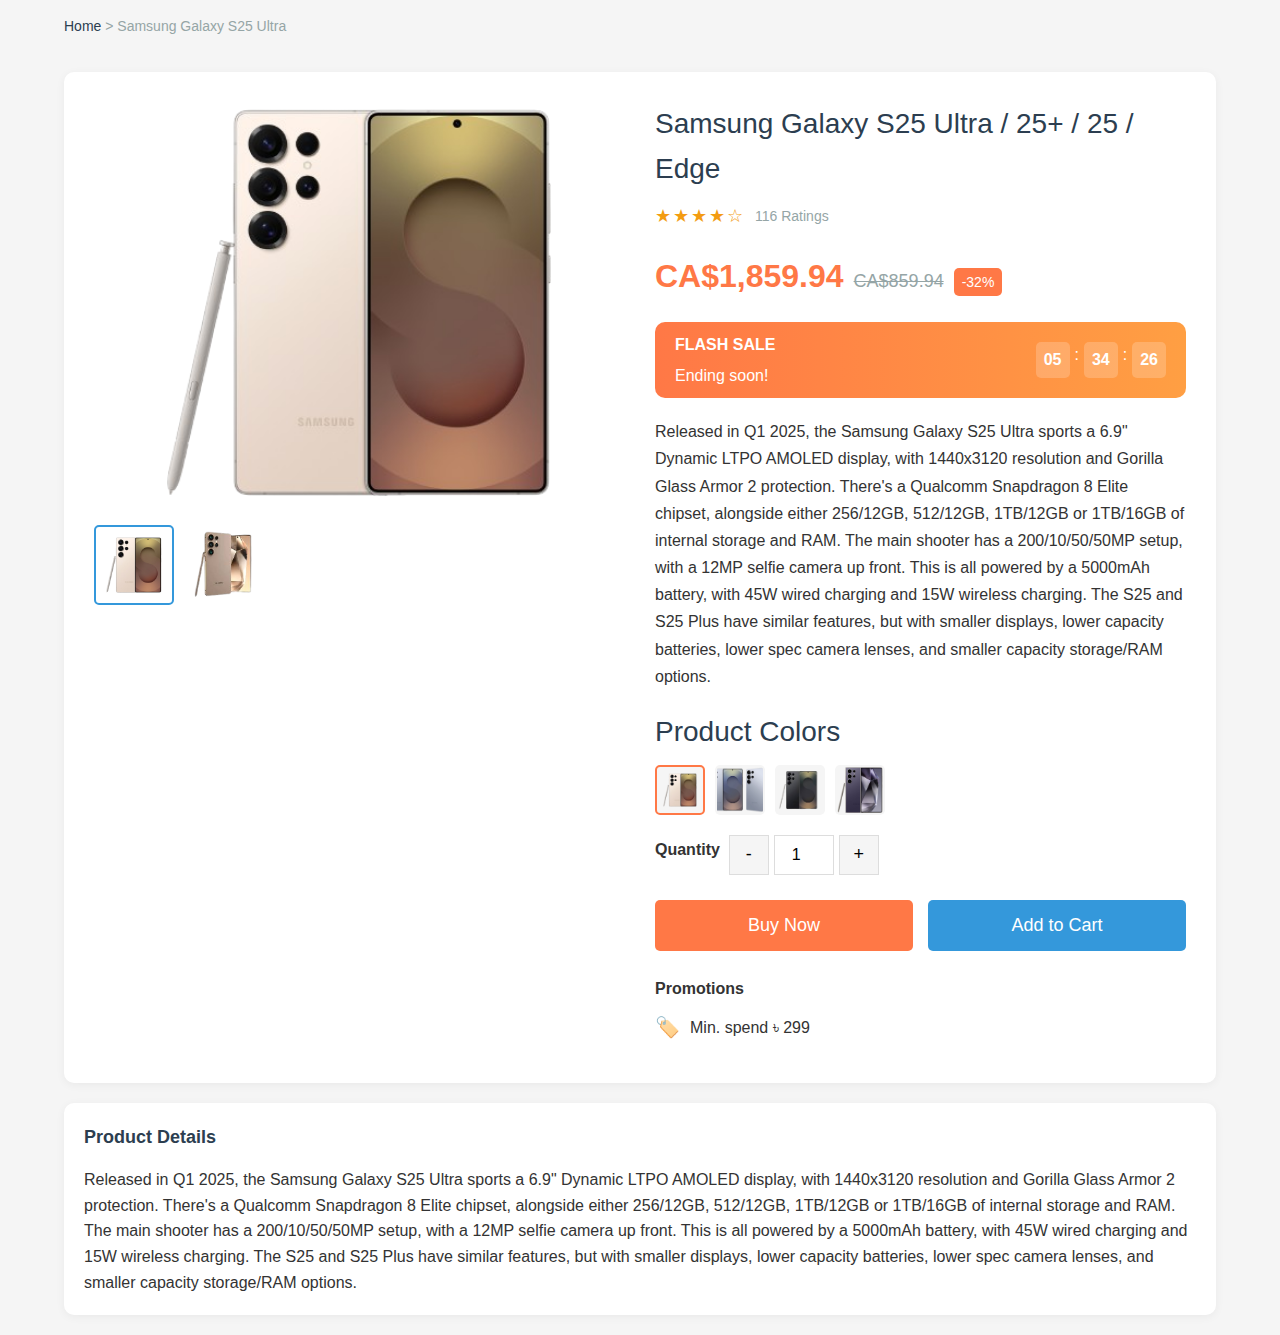
<file: Singel_product.html>
<!DOCTYPE html>
<html lang="en">

<head>
    <meta charset="UTF-8">
    <meta name="viewport" content="width=device-width, initial-scale=1.0">
    <link rel="stylesheet" href="css/singel_product.css">
    <link rel="icon" type="image/x-icon" href="images/logo.png">
    <title>Singel Product</title>
</head>

<body>

    <main class="container">
        <div class="breadcrumb">
            <a href="index.html">Home</a> &gt; Samsung Galaxy S25 Ultra
        </div>

        <div class="product-container">
            <div class="product-gallery">
                <img src="images/s25.png" alt="P9 Bluetooth Headphones" class="main-image">
                <div class="gallery-controls">

                </div>
                <div class="thumbnail-container">
                    <img src="images/s25.png" alt="Thumbnail 1" class="thumbnail active">
                    <img src="images/s252.png" alt="Thumbnail 2" class="thumbnail">
                </div>
            </div>

            <div class="product-info">
                <p>Samsung Galaxy S25 Ultra / 25+ / 25 / Edge</p>
                <div class="ratings">
                    <div class="star">★</div>
                    <div class="star">★</div>
                    <div class="star">★</div>
                    <div class="star">★</div>
                    <div class="star">☆</div>
                    <span class="rating-count">116 Ratings</span>
                </div>

                <div class="price-container">
                    <span class="current-price">CA$1,859.94</span>
                    <span class="original-price">CA$859.94</span>
                    <span class="discount-badge">-32%</span>
                </div>

                <div class="flash-sale">
                    <div class="flash-content">
                        <div>
                            <div class="flash-title">FLASH SALE</div>
                            <div>Ending soon!</div>
                        </div>
                        <div class="flash-countdown">
                            <div class="time-box">05</div>:
                            <div class="time-box">34</div>:
                            <div class="time-box">27</div>
                        </div>
                    </div>
                </div>

                <div class="product-description">
                    Released in Q1 2025, the Samsung Galaxy S25 Ultra sports a 6.9" Dynamic LTPO AMOLED display, with
                    1440x3120 resolution and Gorilla Glass Armor 2 protection. There's a Qualcomm Snapdragon 8 Elite
                    chipset, alongside either 256/12GB, 512/12GB, 1TB/12GB or 1TB/16GB of internal storage and RAM. The
                    main shooter has a 200/10/50/50MP setup, with a 12MP selfie camera up front. This is all powered by
                    a 5000mAh battery, with 45W wired charging and 15W wireless charging. The S25 and S25 Plus have
                    similar features, but with smaller displays, lower capacity batteries, lower spec camera lenses, and
                    smaller capacity storage/RAM options.
                </div>
                <p>Product Colors</p>
                <div class="color-selector">
                    <div class="color-option white selected"><img src="images/s25.png"></div>
                    <div class="color-option white"><img src="images/s25_silver.jpg"></div>
                    <div class="color-option white"><img src="images/s25_black.png"></div>
                    <div class="color-option white"><img src="images/s25perpal.png"></div>
                </div>


                <div class="quantity-selector">
                    <span class="option-label">Quantity</span>
                    &nbsp;&nbsp;
                    <button class="quantity-btn">-</button>
                    <input type="number" class="quantity-input" value="1" min="1">
                    <button class="quantity-btn">+</button>
                </div>

                <div class="action-buttons">
                    <button class="action-btn buy-now">Buy Now</button>
                    <button class="action-btn add-to-cart">Add to Cart</button>
                </div>

                <div class="promotion">
                    <div class="option-label">Promotions</div>
                    <div class="info-item">
                        <div class="info-icon">🏷️</div>
                        Min. spend ৳ 299
                    </div>
                </div>
            </div>
        </div>

        <div class="delivery-info">
            <div class="info-header">
                <div class="info-title">Product Details</div>
            </div>

            <p>Released in Q1 2025, the Samsung Galaxy S25 Ultra sports a 6.9" Dynamic LTPO AMOLED display, with
                1440x3120 resolution and Gorilla Glass Armor 2 protection. There's a Qualcomm Snapdragon 8 Elite
                chipset, alongside either 256/12GB, 512/12GB, 1TB/12GB or 1TB/16GB of internal storage and RAM. The main
                shooter has a 200/10/50/50MP setup, with a 12MP selfie camera up front. This is all powered by a 5000mAh
                battery, with 45W wired charging and 15W wireless charging. The S25 and S25 Plus have similar features,
                but with smaller displays, lower capacity batteries, lower spec camera lenses, and smaller capacity
                storage/RAM options.</p>
        </div>

    </main>
</body>
<script src="js/singel_product.js"></script>

<script>
    // Wait for the document to be fully loaded
    document.addEventListener('DOMContentLoaded', function () {
        // Get the relevant elements
        const quantityInput = document.querySelector('.quantity-input');
        const quantityButtons = document.querySelectorAll('.quantity-btn');

        // Clear any existing event listeners by cloning the parent element
        const parent = quantityInput.parentElement;
        const newParent = parent.cloneNode(true);
        parent.parentNode.replaceChild(newParent, parent);

        // Get the elements again from the new parent
        const newQuantityInput = newParent.querySelector('.quantity-input');
        const newQuantityButtons = newParent.querySelectorAll('.quantity-btn');

        // Add minus button click handler
        newQuantityButtons[0].addEventListener('click', function (e) {
            e.preventDefault();
            // Get current value
            let value = parseInt(newQuantityInput.value);
            // Decrement if greater than 1
            if (value > 1) {
                newQuantityInput.value = value - 1;
            }
            return false; // Prevent any other handlers
        });

        // Add plus button click handler
        newQuantityButtons[1].addEventListener('click', function (e) {
            e.preventDefault();
            // Get current value
            let value = parseInt(newQuantityInput.value);
            // Increment by exactly 1
            newQuantityInput.value = value + 1;
            return false; // Prevent any other handlers
        });

        // Fix the "Add to Cart" functionality
        const actionButtons = document.querySelectorAll('.action-btn');

        // Clear existing event listeners on action buttons
        actionButtons.forEach(button => {
            const newButton = button.cloneNode(true);
            button.parentNode.replaceChild(newButton, button);

            // Add new event listener
            newButton.addEventListener('click', function () {
                // Get current quantity
                const qty = parseInt(newQuantityInput.value);

                // Create product object
                const product = {
                    image: document.querySelector('.main-image').src,
                    name: document.querySelector('.product-info p').textContent,
                    price: document.querySelector('.current-price').textContent,
                    quantity: qty, // Use the current quantity value
                    time: new Date().toLocaleString()
                };

                // Get existing cart items
                let cartItems = JSON.parse(localStorage.getItem('cartItems')) || [];

                // Add new product
                cartItems.push(product);

                // Save to localStorage
                localStorage.setItem('cartItems', JSON.stringify(cartItems));

                // Redirect to cart
                window.location.href = 'cart.html';
            });
        });
    });
</script>

</html>
</file>
<file: css/main.css>
@import url('https://fonts.googleapis.com/css2?family=Poppins:wght@300;400;500;600;700;800&display=swap');
        
        :root {
            --primary-color: #d91a23;
            --primary-dark: #b81219;
            --primary-light: #ff6b6b;
            --white: #ffffff;
            --light-gray: #f8f9fa;
            --dark-gray: #343a40;
            --transition: all 0.4s cubic-bezier(0.165, 0.84, 0.44, 1);
        }
        
        * {
            margin: 0;
            padding: 0;
            box-sizing: border-box;
            font-family: 'Poppins', sans-serif;
        }
        
        body {
            background-color: var(--primary-color);
            color: var(--white);
            overflow-x: hidden;
            position: relative;
        }
        
        /* Scrollbar styling */
        ::-webkit-scrollbar {
            width: 8px;
        }
        
        ::-webkit-scrollbar-track {
            background: rgba(255, 255, 255, 0.1);
        }
        
        ::-webkit-scrollbar-thumb {
            background: rgba(255, 255, 255, 0.3);
            border-radius: 4px;
        }
        
        ::-webkit-scrollbar-thumb:hover {
            background: rgba(255, 255, 255, 0.5);
        }
        
        /* Main content wrapper */
        .wrapper {
            transition: var(--transition);
        }
        
        .wrapper.active {
            transform: translateX(-280px);
        }
        
        /* Navigation bar */
        .nav {
            display: flex;
            justify-content: center;
            align-items: center;
            padding: 25px 0;
            background-color: var(--primary-color);
            border-bottom: 1px solid rgba(255, 255, 255, 0.1);
            position: sticky;
            top: 0;
            z-index: 100;
            box-shadow: 0 4px 30px rgba(0, 0, 0, 0.15);
        }
        
        .nav-container {
            width: 100%;
            max-width: 1400px;
            display: flex;
            justify-content: center;
            align-items: center;
            padding: 0 20px;
        }
        
        .nav-items-wrapper {
            display: flex;
            max-width: 100%;
            overflow-x: auto;
            white-space: nowrap;
            scrollbar-width: thin; /* Firefox */
            scrollbar-color: rgba(255, 255, 255, 0.3) transparent;
            justify-content: center;
        }
    
        /* Hide scrollbar for Chrome, Safari */
        .nav-items-wrapper::-webkit-scrollbar {
            height: 6px;
        }
        
        .nav-items-wrapper::-webkit-scrollbar-track {
            background: transparent;
        }
    
        .nav-items-wrapper::-webkit-scrollbar-thumb {
            background-color: rgba(255, 255, 255, 0.3);
            border-radius: 10px;
        }
    
        .nav-items {
            display: flex;
            flex-direction: row;
            align-items: center;
        }
        
        .nav-item {
            margin: 0 8px;
            padding: 10px 12px;
            color: var(--white);
            text-decoration: none;
            border-radius: 25px;
            font-weight: 500;
            font-size: 17px;
            font-family: font_MBC_inter;
            transition: var(--transition);
            letter-spacing: 0.5px;
            white-space: nowrap;
        }

        
        @font-face {
            font-family: 'font_MBC_inter';
            src: url('font/Inter-VariableFont_opsz,wght.ttf');
        }
        @font-face {
            font-family: 'font_MBC_unisans';
            src: url('font/Uni_Sans_Heavy_Caps.ttf');
        }
        
        .nav-item:hover:not(.active) {
            background-color: white;
            color: red;
            transform: translateY(-2px);
        }
        .nav-container {
            overflow-x: auto; /* Enable horizontal scrolling */
            max-width: 100%;
            scrollbar-width: thin; /* Firefox scrollbar */
            scrollbar-color: rgba(255, 255, 255, 0.3) transparent;
            height: 50px;
        }
        
        /* Webkit (Chrome, Safari) scrollbar styling */
        .nav-container::-webkit-scrollbar {
            height: 6px; /* Thin horizontal scrollbar */
        }
        
        .nav-container::-webkit-scrollbar-track {
            background: transparent;
        }
        
        .nav-container::-webkit-scrollbar-thumb {
            background-color: rgba(255, 255, 255, 0.3);
            border-radius: 10px;
        }
        
        .nav-items {
            display: inline-flex; /* Allow items to stay on one line */
            min-width: 100%; /* Ensure full width */
            justify-content: center;
        }
        
        @media screen and (max-width: 1200px) {
            .nav-container {
                padding: 0 10px; /* Adjust padding for smaller screens */
            }
        }
        
        .menu-toggle {
            display: none;
            background: none;
            border: none;
            cursor: pointer;
            width: 40px;
            height: 65px;
            right: 5%;
            position: absolute;
            z-index: 200;
        }
        
        .menu-icon {
            font-size: 28px;
            color: var(--white);
            transition: var(--transition);
        }
        
        /* Sidebar navigation for mobile */
        .sidebar {
            position: fixed;
            top: 0;
            right: -280px;
            width: 280px;
            height: 100vh;
            background: linear-gradient(135deg, var(--primary-dark), var(--primary-color));
            z-index: 1000;
            padding: 80px 20px 20px;
            box-shadow: -5px 0 30px rgba(0, 0, 0, 0.2);
            transition: var(--transition);
            overflow-y: auto;
        }
        
        .sidebar.active {
            right: 0;
        }
        
        .close-sidebar {
            position: absolute;
            top: 20px;
            right: 20px;
            background: none;
            border: none;
            color: var(--white);
            font-size: 24px;
            cursor: pointer;
        }
        
        .sidebar-nav-item {
            display: block;
            padding: 15px;
            margin: 10px 0;
            color: var(--white);
            text-decoration: none;
            border-radius: 10px;
            transition: var(--transition);
            font-family: font_MBC_inter;
            font-weight: 500;
            letter-spacing: 0.5px;
            background-color: rgba(255, 255, 255, 0.1);
        }
        
        .sidebar-nav-item:hover, .sidebar-nav-item.active {
            background-color: rgba(255, 255, 255, 0.2);
            transform: translateX(-5px);
        }
        
        .sidebar-nav-item.active {
            font-weight: 600;
            background-color: var(--white);
            color: var(--primary-color);
        }
        
        .sidebar-divider {
            height: 1px;
            background-color: rgba(255, 255, 255, 0.1);
            margin: 20px 0;
        }
        
        .sidebar-social {
            display: flex;
            justify-content: center;
            margin-top: 30px;
            gap: 15px;
        }
        
        .social-icon {
            width: 40px;
            height: 40px;
            display: flex;
            align-items: center;
            justify-content: center;
            background-color: rgba(255, 255, 255, 0.1);
            border-radius: 50%;
            color: var(--white);
            font-size: 18px;
            transition: var(--transition);
        }
        
        .social-icon:hover {
            background-color: var(--white);
            color: var(--primary-color);
            transform: translateY(-3px);
        }
        
        /* Overlay */
        .overlay {
            position: fixed;
            top: 0;
            left: 0;
            width: 100%;
            height: 100%;
            background-color: rgba(0, 0, 0, 0.5);
            z-index: 999;
            opacity: 0;
            visibility: hidden;
            transition: var(--transition);
        }
        
        .overlay.active {
            opacity: 1;
            visibility: visible;
        }
        
        /* Main title */
        .title-container {
            position: relative;
            overflow: hidden;
            padding: 40px 0;
            text-align: center;
        }
        
        .title {
            font-size: clamp(36px, 8vw, 70px);
            font-weight: 1200;
            text-transform: uppercase;
            font-family: font_MBC_unisans;
            background: white;
            background-size: 200% auto;
            color: transparent;
            -webkit-background-clip: text;
            background-clip: text;
            text-shadow: 0 10px 30px rgba(0, 0, 0, 0.1);
            position: relative;
            z-index: 1;
        }
        
        .title-container::before, .title-container::after {
            content: "";
            position: absolute;
            width: 300px;
            height: 300px;
            border-radius: 50%;
            background: rgba(255, 255, 255, 0.05);
            z-index: 0;
        }
        
        .title-container::before {
            top: -100px;
            left: -100px;
        }
        
        .title-container::after {
            bottom: -100px;
            right: -100px;
        }
        
        /* Search box */
        .search-container {
            display: flex;
            justify-content: center;
            margin-bottom: 60px;
            padding: 0 20px;
            position: relative;
            z-index: 1;
        }
        
        .search-box {
            display: flex;
            align-items: center;
            width: 100%;
            max-width: 750px;
            background-color: var(--white);
            border-radius: 50px;
            padding: 5px;
            box-shadow: 0 15px 35px rgba(0, 0, 0, 0.2);
            transition: var(--transition);
            position: relative;
            overflow: hidden;
        }
        
        .search-box::before {
            content: "";
            position: absolute;
            top: -2px;
            left: -2px;
            right: -2px;
            bottom: -2px;
            background-size: 400% 400%;
            z-index: -1;
            border-radius: 52px;
            animation: gradient 3s ease infinite;
            opacity: 0;
            transition: opacity 0.3s ease;
        }
        
        .search-box:focus-within::before {
            opacity: 1;
        }
        
        .search-box:focus-within {
            transform: translateY(-5px);
        }
        
        .search-input {
            flex: 1;
            border: none;
            outline: none;
            padding: 15px 25px;
            font-size: 16px;
            background: transparent;
            border-radius: 50px;
        }
        
        .search-btn {
            width: 50px;
            height: 50px;
            background: #ffffff;
            border: none;
            border-radius: 50%;
            cursor: pointer;
            display: flex;
            align-items: center;
            justify-content: center;
            margin-right: 5px;
            transition: var(--transition);
            box-shadow: 0 5px 15px rgba(0, 0, 0, 0.1);
        }
        
        .search-btn:hover {
            transform: scale(1.05) rotate(5deg);
        }
        
        .search-icon {
            color: var(--white);
            font-size: 14px;
        }
        
        /* Section titles */
        .section-container {
            padding: 0 5%;
            margin-bottom: 30px;
        }
        
        .section-header {
            display: flex;
            justify-content: space-between;
            align-items: center;
            margin-bottom: 30px;
        }
        
        .section-title {
            font-weight: 1200;
            position: relative;
            display: inline-block;
            font-size: clamp(20px, 4vw, 28px);
            text-transform: uppercase;
            font-family: font_MBC_unisans;
            padding-bottom: 10px;
        }
        
        .section-title::before {
            content: "";
            position: absolute;
            bottom: 0;
            left: 0;
            width: 40%;
            height: 4px;
            background: linear-gradient(90deg, var(--white), transparent);
            border-radius: 4px;
        }
        
        .view-all {
            color: var(--white);
            text-decoration: none;
            font-weight: 500;
            display: flex;
            align-items: center;
            transition: var(--transition);
        }
        
        .view-all:hover {
            transform: translateX(5px);
        }
        
        .view-all-icon {
            margin-left: 5px;
            font-size: 14px;
        }
        
        /* Product grid */
        .product-grid {
            display: grid;
            grid-template-columns: repeat(auto-fill, minmax(250px, 1fr));
            gap: 25px;
            margin-bottom: 60px;
        }
        
        .product-card {
            background-color: var(--white);
            border-radius: 15px;
            padding: 25px;
            color: var(--dark-gray);
            position: relative;
            overflow: hidden;
            box-shadow: 0 15px 35px rgba(0, 0, 0, 0.1);
            transition: var(--transition);
            cursor: pointer;
            transform-style: preserve-3d;
            perspective: 1000px;
        }
        
        .product-card::before {
            content: '';
            position: absolute;
            top: 0;
            left: 0;
            right: 0;
            bottom: 0;
            z-index: -1;
            clip-path: circle(0% at 50% 100%);
            transition: clip-path 0.6s cubic-bezier(0.19, 1, 0.22, 1);
        }
        
        .product-card:hover::before {
            clip-path: circle(140% at 50% 100%);
        }
        
       
        
        .product-image {
            position: relative;
            height: 180px;
            display: flex;
            justify-content: center;
            align-items: center;
            margin-bottom: 20px;
            z-index: 1;
            transition: var(--transition);
        }
        
        .product-card:hover {
            transform: translateZ(10px) scale(1.02);
            box-shadow: 0 10px 20px rgba(0, 0, 0, 0.1);
            filter: none;
        }
        
        .product-image img {
            max-width: 100%;
            max-height: 100%;
            object-fit: contain;
            filter: drop-shadow(0 10px 15px rgba(0, 0, 0, 0.1));
            transition: var(--transition);
        }
        
        .product-content {
            position: relative;
            z-index: 1;
            transition: var(--transition);
        }
        
        .product-card:hover .product-content {
            color: black;
        }
        
        .product-code {
            font-weight: 700;
            font-size: 18px;
            margin-bottom: 8px;
            transition: var(--transition);
        }
        
        .product-card:hover .product-code {
            color: black;
        }
        
        .product-name {
            font-size: 14px;
            margin-bottom: 10px;
            color: #555;
            line-height: 1.4;
            transition: var(--transition);
            display: -webkit-box;
            -webkit-line-clamp: 2;
            -webkit-box-orient: vertical;
            overflow: hidden;
            height: 40px;
        }
        
        .product-card:hover .product-name {
            color: black;
        }
        
        .product-rating {
            display: flex;
            align-items: center;
            margin-top: 12px;
            transition: var(--transition);
        }
        
        .stars {
            color: #ffc107;
            font-size: 14px;
            letter-spacing: 2px;
        }
        
        .review-count {
            font-size: 12px;
            color: #777;
            margin-left: 8px;
            transition: var(--transition);
        }
        
        .product-card:hover .review-count {
            color: rgba(255, 255, 255, 0.8);
        }
        
        .cursor {
            position: absolute;
            width: 25px;
            height: 25px;
            pointer-events: none;
            z-index: 5;
            animation: pulse 2s infinite;
        }
        
        .badge {
            position: absolute;
            top: 15px;
            left: 15px;
            background: linear-gradient(45deg, var(--primary-dark), var(--primary-color));
            color: var(--white);
            padding: 7px 12px;
            border-radius: 30px;
            font-size: 11px;
            font-weight: 700;
            letter-spacing: 0.5px;
            box-shadow: 0 5px 15px rgba(0, 0, 0, 0.1);
            z-index: 2;
        }
        
        .add-to-cart {
            position: absolute;
            align-self: flex-end;
            background-color: rgb(36, 145, 246);
            color: white;
            border: none;
            border-radius: 20px;
            padding: 6px 16px;
            font-size: 14px;
            cursor: pointer;
            transition: background-color 0.2sease;
            margin-top: auto;        
        }
        
        .product-card:hover .add-to-cart {
            opacity: 1;
            transform: translateY(0);
        }
        
        .add-to-cart:hover {
            background: var(--white);
            color: var(--primary-color);
            transform: scale(1.1);
        }
        
        /* Footer */
footer {
    padding: 20px 0;
    margin-top: 50px;
    }
    
    .footer-container {
    max-width: 1300px;
    margin: 0 auto;
    padding: 0 20px;
    display: flex;
    justify-content: space-between;
    align-items: center;
    }
    
    .footer-links {
    display: flex;
    gap: 30px;
    }
    
    .footer-links a {
    color: white;
    text-decoration: none;
    transition: color 0.2s ease;
    }
    
    .footer-links a:hover {
    color: rgb(208, 187, 187);
    }
    
    .copyright {
    color: white;
    font-size: 14px;
    }
        
    @media (max-width: 768px) {

        .footer-container {
        flex-direction: column;
        gap: 15px;
        }
        }
        /* Animations */
        @keyframes shine {
            to {
                background-position: 200% center;
            }
        }
        
        @keyframes float {
            0%, 100% {
                transform: translateY(0);
            }
            50% {
                transform: translateY(-10px);
            }
        }
        
        @keyframes pulse {
            0% {
                transform: scale(1);
                opacity: 1;
            }
            50% {
                transform: scale(1.2);
                opacity: 0.8;
            }
            100% {
                transform: scale(1);
                opacity: 1;
            }
        }
        
        @keyframes gradient {
            0% {
                background-position: 0% 50%;
            }
            50% {
                background-position: 100% 50%;
            }
            100% {
                background-position: 0% 50%;
            }
        }
        
        /* Media Queries for Responsiveness */
        @media (max-width: 1100px) {
            .nav-item {
                padding: 8px 15px;
                font-size: 13px;
                margin: 0 5px;
            }
        }
        
        @media (max-width: 992px) {
            .nav-items {
                display: none;
            }
            
            .menu-toggle {
                display: block;
            }
            
            .product-grid {
                grid-template-columns: repeat(auto-fill, minmax(200px, 1fr));
            }
        }
        
        @media (max-width: 768px) {
            .section-header {
                flex-direction: column;
                align-items: flex-start;
                gap: 15px;
            }
            
            .view-all {
                align-self: flex-end;
            }
            
            .product-grid {
                grid-template-columns: repeat(auto-fill, minmax(180px, 1fr));
                gap: 20px;
            }
            
            .footer-section {
                flex: 0 0 100%;
            }
        }
        
        @media (max-width: 576px) {
            .title-container {
                padding: 30px 0;
            }
            .title{
                font-size: 30px;
            }
            
            .section-container {
                padding: 0 3%;
            }
            
            .product-grid {
                grid-template-columns: repeat(auto-fill, minmax(150px, 1fr));
                gap: 15px;
            }
            
            .product-card {
                padding: 15px;
            }
            
            .product-image {
                height: 140px;
            }
            
            .badge {
                top: 10px;
                left: 10px;
                padding: 5px 10px;
                font-size: 10px;
            }
            
            .product-code {
                font-size: 16px;
            }
            
            .product-name {
                font-size: 12px;
            }
        }

        .product-link {
            text-decoration: none; /* Removes underline */
            color: inherit; /* Keeps text color consistent */
            display: block; /* Ensures the whole div is clickable */
        }
    
        .product-link:hover {
            text-decoration: none; /* Ensures no underline appears on hover */
        }
        .cart-container {
            position: absolute; 
            right: 3%;
            top: 3.5%;
            width: 45px;
            cursor: pointer;
            display: inline-block;
            cursor: pointer;
            text-decoration: none;
        }
        
        .cart-container img {
            width: 100%;
            display: block;
            cursor: pointer;
        }
        
        .cart-count {
            position: absolute;
            top: -5px;
            right: -5px;
            background: red;
            color: white;
            font-size: 25px;
            font-weight: bold;
            width: 30px;
            height: 30px;
            display: flex;
            cursor: pointer;
            align-items: center;
            justify-content: center;
            border-radius: 50%;
            border: 2px solid white;
        }
        
        @media screen and (max-width: 768px) {
            .cart-container {
                position: absolute; 
                right: 6%;
                top: 7%;
                width: 35px;
            }
        
            .cart-count {
                font-size: 12px;
                width: 22px;
                height: 22px;
            }
        }
        
        @media screen and (max-width: 480px) {
            .cart-container {
                position: absolute; 
                right: 5%;
                top: 3%;
                width: 35px;
            }
        
            .cart-count {
                font-size: 10px;
                width: 22px;
                height: 22px;
            }
        }  
        .form-container {
            width: 90%;
            max-width: 1100px;
            padding: 40px;
            border-radius: 4px;
        }
        
        .form-row {
            display: flex;
            flex-wrap: wrap;
            margin-bottom: 80px;
            gap: 40px;
        }
        
        .form-group {
            flex: 1;
            min-width: 250px;
        }
        
        .form-label {
            display: block;
            color: rgba(255, 255, 255, 0.9);
            font-size: 18px;
            margin-bottom: 15px;
            font-weight: 400;
        }
        
        .form-input {
            width: 100%;
            background-color: transparent;
            border: none;
            border-bottom: 1px solid rgba(255, 255, 255, 0.8);
            color: white;
            font-size: 16px;
            padding: 8px 0;
            outline: none;
        }
        
        .form-textarea {
            width: 100%;
            height: 120px;
            background-color: transparent;
            border: none;
            border-bottom: 1px solid rgba(255, 255, 255, 0.8);
            color: white;
            font-size: 16px;
            padding: 8px 0;
            outline: none;
            resize: none;
        }
        
        .submit-container {
            display: flex;
            justify-content: flex-end;
        }
        
        .submit-btn {
            background-color: transparent;
            color: white;
            border: 2px solid white;
            border-radius: 50px;
            padding: 15px 60px;
            font-size: 18px;
            cursor: pointer;
            transition: background-color 0.3s;
            margin-top: 10px;
        }
        
        .submit-btn:hover {
            background-color: rgba(255, 255, 255, 0.1);
        }
        
        @media (max-width: 768px) {
            .form-container {
                padding: 30px 20px;
            }
            
            .form-row {
                margin-bottom: 40px;
                gap: 30px;
            }
            
            .form-group {
                flex: 100%;
            }
            
            .submit-btn {
                width: 100%;
            }
        } 

        .vendor-search-input {
            width: 100%;
            padding: 8px;
            border: 1px solid #ccc;
            border-radius: 5px;
        }

        .vendor-search-input:focus {
            border: 2px solid red;
            outline: none;
        }

        .vendor-search-wrapper {
            position: relative;
            width: 300px;
            margin: 0 auto;
            padding-top: 0px;
            font-family: Arial, sans-serif;
        }
        
        .vendor-search-label {
            width: 100%;
            text-align: center;
            cursor: pointer;
            color: white;
            font-size: 16px;
        }
        
        .vendor-dropdown-menu {
            display: none;
            position: absolute;
            width: 100%;
            background-color: white;
            border: 1px solid #ddd;
            border-radius: 4px;
            box-shadow: 0 2px 5px rgba(0,0,0,0.1);
            margin-top: 2px;
            z-index: 10;
            
            /* New scrollbar styles */
            max-height: 250px; /* Adjust height as needed */
            overflow-y: auto; /* Enable vertical scrolling */
        }
        
        .vendor-option {
            padding: 10px;
            border-bottom: 1px solid #eee;
            color: black;
            cursor: pointer;
        }
        
        .vendor-option:last-child {
            border-bottom: none;
        }
        
        .vendor-option:hover {
            background-color: #f5f5f5;
        }
        
        /* Custom scrollbar styles (optional, for webkit browsers) */
        .vendor-dropdown-menu::-webkit-scrollbar {
            width: 8px;
        }
        
        .vendor-dropdown-menu::-webkit-scrollbar-track {
            background: #f1f1f1;
        }
        
        .vendor-dropdown-menu::-webkit-scrollbar-thumb {
            background: #888;
            border-radius: 4px;
        }
        
        .vendor-dropdown-menu::-webkit-scrollbar-thumb:hover {
            background: #555;
        }
</file>
<file: css/about.css>
@import url('https://fonts.googleapis.com/css2?family=Poppins:wght@300;400;500;600;700;800&display=swap');
        
:root {
    --primary-color: #d91a23;
    --primary-dark: #b81219;
    --primary-light: #ff6b6b;
    --white: #ffffff;
    --light-gray: #f8f9fa;
    --dark-gray: #343a40;
    --transition: all 0.4s cubic-bezier(0.165, 0.84, 0.44, 1);
}

* {
    margin: 0;
    padding: 0;
    box-sizing: border-box;
    font-family: 'Poppins', sans-serif;
}

body {
    background-color: var(--primary-color);
    color: var(--white);
    overflow-x: hidden;
    position: relative;
}
@font-face {
    font-family: 'font_MBC_unisans';
    src: url('font/Uni_Sans_Heavy_Caps.ttf');
}
.sidebar-nav-item{
    font-family: font_MBC_inter !important;
}
@font-face {
    font-family: 'font_MBC_inter';
    src: url('font/Inter-VariableFont_opsz,wght.ttf');
}
/* Navigation bar */
.nav-container {
    overflow-x: auto; /* Enable horizontal scrolling */
    max-width: 100%;
    scrollbar-width: thin; /* Firefox scrollbar */
    scrollbar-color: rgba(255, 255, 255, 0.3) transparent;
    height: 50px;
}

/* Webkit (Chrome, Safari) scrollbar styling */
.nav-container::-webkit-scrollbar {
    height: 6px; /* Thin horizontal scrollbar */
}

.nav-container::-webkit-scrollbar-track {
    background: transparent;
}

.nav-container::-webkit-scrollbar-thumb {
    background-color: rgba(255, 255, 255, 0.3);
    border-radius: 10px;
}

.nav-items {
    display: inline-flex; /* Allow items to stay on one line */
    min-width: 100%; /* Ensure full width */
    justify-content: center;
}

@media screen and (max-width: 1200px) {
    .nav-container {
        padding: 0 10px; /* Adjust padding for smaller screens */
    }
}
.nav {
    display: flex;
    justify-content: center;
    align-items: center;
    padding: 25px 0;
    background-color: var(--primary-color);
    border-bottom: 1px solid rgba(255, 255, 255, 0.1);
    position: sticky;
    top: 0;
    z-index: 100;
    box-shadow: 0 4px 30px rgba(0, 0, 0, 0.15);
}

.nav-container {
    width: 100%;
    max-width: 1400px;
    display: flex;
    justify-content: center;
    align-items: center;
    padding: 0 20px;
}

.nav-items-wrapper {
    display: flex;
    max-width: 100%;
    overflow-x: auto;
    white-space: nowrap;
    scrollbar-width: thin; /* Firefox */
    scrollbar-color: rgba(255, 255, 255, 0.3) transparent;
    justify-content: center;
}

/* Hide scrollbar for Chrome, Safari */
.nav-items-wrapper::-webkit-scrollbar {
    height: 6px;
}

.nav-items-wrapper::-webkit-scrollbar-track {
    background: transparent;
}

.nav-items-wrapper::-webkit-scrollbar-thumb {
    background-color: rgba(255, 255, 255, 0.3);
    border-radius: 10px;
}

.nav-items {
    display: flex;
    flex-direction: row;
    align-items: center;
}

.nav-item {
    margin: 0 8px;
    padding: 10px 12px;
    color: var(--white);
    text-decoration: none;
    border-radius: 25px;
    font-weight: 500;
    font-size: 17px;
    font-family: font_MBC_inter;
    transition: var(--transition);
    letter-spacing: 0.5px;
    white-space: nowrap;
    justify-content: center;
}


@font-face {
    font-family: 'font_MBC_inter';
    src: url('font/Inter-VariableFont_opsz,wght.ttf');
}
@font-face {
    font-family: 'font_MBC_unisans';
    src: url('font/Uni_Sans_Heavy_Caps.ttf');
}

.nav-item:hover:not(.active) {
    background-color: white;
    color: red;
    transform: translateY(-2px);
}

.menu-toggle {
    display: none;
    background: none;
    border: none;
    cursor: pointer;
    width: 40px;
    height: 65px;
    right: 5%;
    position: absolute;
    z-index: 200;
}

.menu-icon {
    font-size: 28px;
    color: var(--white);
    transition: var(--transition);
}

/* Sidebar navigation for mobile */
.sidebar {
    position: fixed;
    top: 0;
    right: -280px;
    width: 280px;
    height: 100vh;
    background: linear-gradient(135deg, var(--primary-dark), var(--primary-color));
    z-index: 1000;
    padding: 80px 20px 20px;
    box-shadow: -5px 0 30px rgba(0, 0, 0, 0.2);
    transition: var(--transition);
    overflow-y: auto;
}

.sidebar.active {
    right: 0;
}

.close-sidebar {
    position: absolute;
    top: 20px;
    right: 20px;
    background: none;
    border: none;
    color: var(--white);
    font-size: 24px;
    cursor: pointer;
}

.sidebar-nav-item {
    display: block;
    padding: 15px;
    margin: 10px 0;
    color: var(--white);
    text-decoration: none;
    border-radius: 10px;
    transition: var(--transition);
    font-family: font_MBC_inter;
    font-weight: 500;
    letter-spacing: 0.5px;
    background-color: rgba(255, 255, 255, 0.1);
}

.sidebar-nav-item:hover, .sidebar-nav-item.active {
    background-color: rgba(255, 255, 255, 0.2);
    transform: translateX(-5px);
}

.sidebar-nav-item.active {
    font-weight: 600;
    background-color: var(--white);
    color: var(--primary-color);
}

.sidebar-divider {
    height: 1px;
    background-color: rgba(255, 255, 255, 0.1);
    margin: 20px 0;
}

.sidebar-social {
    display: flex;
    justify-content: center;
    margin-top: 30px;
    gap: 15px;
}

.social-icon {
    width: 40px;
    height: 40px;
    display: flex;
    align-items: center;
    justify-content: center;
    background-color: rgba(255, 255, 255, 0.1);
    border-radius: 50%;
    color: var(--white);
    font-size: 18px;
    transition: var(--transition);
}

.social-icon:hover {
    background-color: var(--white);
    color: var(--primary-color);
    transform: translateY(-3px);
}

/* Overlay */
.overlay {
    position: fixed;
    top: 0;
    left: 0;
    width: 100%;
    height: 100%;
    background-color: rgba(0, 0, 0, 0.5);
    z-index: 999;
    opacity: 0;
    visibility: hidden;
    transition: var(--transition);
}

.overlay.active {
    opacity: 1;
    visibility: visible;
}
@media (max-width: 992px) {
    .nav-items {
        display: none;
    }
    
    .menu-toggle {
        display: block;
    }
    
    .product-grid {
        grid-template-columns: repeat(auto-fill, minmax(200px, 1fr));
    }
}
@media (max-width: 1100px) {
    .nav-item {
        padding: 8px 15px;
        font-size: 13px;
        margin: 0 5px;
    }
}
footer {
    padding: 20px 0;
    margin-top: 50px;
    }
    
    .footer-container {
    max-width: 1300px;
    margin: 0 auto;
    padding: 0 20px;
    display: flex;
    justify-content: space-between;
    align-items: center;
    }
    
    .footer-links {
    display: flex;
    gap: 30px;
    }
    
    .footer-links a {
    color: white;
    text-decoration: none;
    transition: color 0.2s ease;
    }
    
    .footer-links a:hover {
    color: rgb(208, 187, 187);
    }
    
    .copyright {
    color: white;
    font-size: 14px;
    }
        
    @media (max-width: 768px) {

        .footer-container {
        flex-direction: column;
        gap: 15px;
        }
        }
        .about-content {
            max-width: 1200px;
            margin: 0 auto;
            padding: 40px 20px;
            color: var(--white);
        }

        .about-hero {
            text-align: center;
            margin-bottom: 40px;
        }

        .about-hero h1 {
            font-size: 2.5rem;
            font-family: 'font_MBC_unisans';
            letter-spacing: 1px;
        }

        .about-sections {
            display: flex;
            gap: 30px;
            margin-bottom: 40px;
        }

        .about-section {
            flex: 1;
        }

        .about-section h2 {
            font-size: 1.5rem;
            margin-bottom: 20px;
            font-family: 'font_MBC_inter';
        }

        .roadmap {
            background-color: rgba(255,255,255,0.1);
            padding: 30px;
            border-radius: 10px;
        }

        .roadmap h2 {
            text-align: center;
            margin-bottom: 30px;
            font-family: 'font_MBC_unisans';
        }

        .roadmap-items {
            display: flex;
            justify-content: space-between;
        }

        .roadmap-item {
            flex: 1;
            text-align: center;
            padding: 0 15px;
        }

        .roadmap-item h3 {
            font-family: 'font_MBC_inter';
            margin-bottom: 15px;
        }

        @media (max-width: 768px) {
            .about-sections {
                flex-direction: column;
            }

            .roadmap-items {
                flex-direction: column;
            }

            .roadmap-item {
                margin-bottom: 20px;
            }
        }
</file>
<file: css/cart.css>
:root {
    --primary: #2563eb;
    --primary-dark: #1d4ed8;
    --secondary: #3b82f6;
    --accent: #f59e0b;
    --accent-dark: #d97706;
    --dark: #1e293b;
    --light: #f8fafc;
    --gray-100: #f1f5f9;
    --gray-200: #e2e8f0;
    --gray-300: #cbd5e1;
    --gray-400: #94a3b8;
    --danger: #ef4444;
    --danger-light: #fee2e2;
    --success: #22c55e;
    --white: #ffffff;
}

* {
    margin: 0;
    padding: 0;
    box-sizing: border-box;
    font-family: 'Poppins', sans-serif;
}

body {
    background-image: linear-gradient(135deg, #dbeafe 0%, #eff6ff 50%, #f1f5f9 100%);
    min-height: 100vh;
    color: var(--dark);
    overflow-x: hidden;
}

.cart-container {
    max-width: 1400px;
    margin: 0 auto;
    padding: 3rem 2rem;
    position: relative;
}

/* Decorative elements */
.cart-container::before,
.cart-container::after {
    content: '';
    position: absolute;
    width: 300px;
    height: 300px;
    border-radius: 50%;
    z-index: -1;
    filter: blur(80px);
    opacity: 0.4;
}

.cart-container::before {
    background: var(--primary);
    top: -100px;
    left: -150px;
}

.cart-container::after {
    background: var(--accent);
    bottom: -100px;
    right: -150px;
}

.cart-header {
    display: flex;
    justify-content: space-between;
    align-items: center;
    margin-bottom: 3rem;
    position: relative;
    overflow: hidden;
    border-radius: 1rem;
    background: rgba(255, 255, 255, 0.8);
    backdrop-filter: blur(10px);
    box-shadow: 0 4px 20px rgba(0, 0, 0, 0.05);
    padding: 1.5rem 2rem;
}

.cart-header h1 {
    font-size: 2.25rem;
    color: var(--dark);
    display: flex;
    align-items: center;
    gap: 1rem;
    position: relative;
}

.cart-header h1::after {
    content: '';
    position: absolute;
    bottom: -8px;
    left: 0;
    width: 60px;
    height: 4px;
    background: linear-gradient(to right, var(--primary), var(--accent));
    border-radius: 2px;
}

.back-btn {
    background: linear-gradient(135deg, var(--primary), var(--primary-dark));
    color: white;
    padding: 0.9rem 1.8rem;
    border: none;
    border-radius: 50px;
    cursor: pointer;
    transition: all 0.4s cubic-bezier(0.4, 0, 0.2, 1);
    display: flex;
    align-items: center;
    gap: 0.75rem;
    font-weight: 600;
    box-shadow: 0 4px 12px rgba(37, 99, 235, 0.3);
    position: relative;
    overflow: hidden;
    z-index: 1;
}

.back-btn::before {
    content: '';
    position: absolute;
    top: 0;
    left: 0;
    width: 0;
    height: 100%;
    background: linear-gradient(135deg, var(--primary-dark), var(--primary));
    transition: all 0.4s cubic-bezier(0.4, 0, 0.2, 1);
    z-index: -1;
    border-radius: 50px;
}

.back-btn:hover {
    transform: translateY(-3px);
    box-shadow: 0 10px 20px rgba(37, 99, 235, 0.4);
}

.back-btn:hover::before {
    width: 100%;
}

.cart-content {
    display: grid;
    grid-template-columns: 1.5fr 1fr;
    gap: 2.5rem;
    position: relative;
}

.cart-items {
    background: rgba(255, 255, 255, 0.9);
    backdrop-filter: blur(10px);
    border-radius: 1.5rem;
    padding: 2rem;
    box-shadow: 0 20px 25px -5px rgba(0, 0, 0, 0.05), 0 10px 10px -5px rgba(0, 0, 0, 0.02);
    border: 1px solid rgba(255, 255, 255, 0.6);
    transition: all 0.3s ease;
    position: relative;
    overflow: hidden;
}

.cart-items:hover {
    box-shadow: 0 25px 30px -5px rgba(0, 0, 0, 0.08), 0 10px 15px -5px rgba(0, 0, 0, 0.05);
    transform: translateY(-5px);
}

.cart-item {
    display: flex;
    align-items: center;
    padding: 1.5rem;
    margin: 1.25rem 0;
    border-radius: 1.2rem;
    background: white;
    transition: all 0.4s ease;
    box-shadow: 0 4px 15px rgba(0, 0, 0, 0.03);
    border: 1px solid var(--gray-100);
    position: relative;
    overflow: hidden;
}

.cart-item::before {
    content: '';
    position: absolute;
    left: 0;
    top: 0;
    height: 100%;
    width: 5px;
    background: linear-gradient(to bottom, var(--primary), var(--accent));
    border-radius: 4px 0 0 4px;
    transform: scaleY(0);
    transform-origin: bottom;
    transition: transform 0.3s ease;
}

.cart-item:hover {
    transform: translateY(-5px) translateX(3px);
    box-shadow: 0 8px 25px rgba(0, 0, 0, 0.07);
    border-color: var(--gray-200);
}

.cart-item:hover::before {
    transform: scaleY(1);
}

.item-image {
    width: 160px;
    height: 160px;
    object-fit: contain;
    margin-right: 2.5rem;
    border-radius: 1rem;
    background: linear-gradient(145deg, #f8fafc, #f1f5f9);
    padding: 1rem;
    border: 1px solid var(--gray-200);
    transition: all 0.3s ease;
    box-shadow: 0 2px 10px rgba(0, 0, 0, 0.02);
}

.cart-item:hover .item-image {
    transform: rotate(-2deg) scale(1.02);
    box-shadow: 0 10px 15px rgba(0, 0, 0, 0.06);
}

.item-details {
    flex-grow: 1;
}

.item-title {
    font-size: 1.4rem;
    font-weight: 600;
    color: var(--dark);
    margin-bottom: 0.75rem;
    position: relative;
    display: inline-block;
}

.item-title::after {
    content: '';
    position: absolute;
    bottom: -4px;
    left: 0;
    width: 0;
    height: 2px;
    background: linear-gradient(to right, var(--primary), transparent);
    transition: width 0.3s ease;
}

.cart-item:hover .item-title::after {
    width: 100%;
}

.item-price {
    color: var(--primary);
    font-weight: 700;
    font-size: 1.65rem;
    margin-bottom: 1.25rem;
    display: flex;
    align-items: center;
}

.item-price::before {
    content: '';
    display: inline-block;
    width: 10px;
    height: 10px;
    background: var(--primary);
    border-radius: 50%;
    margin-right: 10px;
    animation: pulse 2s infinite;
}

@keyframes pulse {
    0% {
        transform: scale(0.95);
        box-shadow: 0 0 0 0 rgba(37, 99, 235, 0.7);
    }
    70% {
        transform: scale(1);
        box-shadow: 0 0 0 10px rgba(37, 99, 235, 0);
    }
    100% {
        transform: scale(0.95);
        box-shadow: 0 0 0 0 rgba(37, 99, 235, 0);
    }
}

.added-time {
    color: var(--gray-400);
    font-size: 0.85rem;
    margin-top: 0.75rem;
}

.quantity-controls {
    display: flex;
    align-items: center;
    gap: 1rem;
    background: var(--gray-100);
    padding: 0.6rem 1rem;
    border-radius: 50px;
    display: inline-flex;
    margin-top: 0.5rem;
}

.quantity-btn {
    width: 36px;
    height: 36px;
    border: 2px solid var(--primary);
    border-radius: 50%;
    background: white;
    cursor: pointer;
    transition: all 0.3s;
    color: var(--primary);
    font-weight: 600;
    display: flex;
    align-items: center;
    justify-content: center;
    box-shadow: 0 2px 8px rgba(37, 99, 235, 0.1);
}

.quantity-btn:hover {
    background: var(--primary);
    color: white;
    transform: scale(1.1);
    box-shadow: 0 4px 12px rgba(37, 99, 235, 0.2);
}

.quantity {
    font-weight: 600;
    min-width: 30px;
    text-align: center;
    color: var(--dark);
}

.remove-btn {
    background: none;
    color: var(--danger);
    border: 1px solid var(--danger-light);
    padding: 0.6rem 1.2rem;
    border-radius: 0.5rem;
    cursor: pointer;
    transition: all 0.3s;
    display: flex;
    align-items: center;
    gap: 0.5rem;
    font-weight: 500;
    margin-left: auto;
}

.remove-btn:hover {
    background: var(--danger-light);
    color: var(--danger);
    transform: scale(1.05);
}

.order-summary {
    background: rgba(255, 255, 255, 0.9);
    backdrop-filter: blur(10px);
    padding: 2.5rem;
    border-radius: 1.5rem;
    box-shadow: 0 20px 25px -5px rgba(0, 0, 0, 0.05), 0 10px 10px -5px rgba(0, 0, 0, 0.02);
    border: 1px solid rgba(255, 255, 255, 0.6);
    position: sticky;
    top: 2rem;
    height: fit-content;
    transition: all 0.3s ease;
}

.order-summary:hover {
    box-shadow: 0 25px 30px -5px rgba(0, 0, 0, 0.08), 0 10px 15px -5px rgba(0, 0, 0, 0.05);
    transform: translateY(-5px);
}

.summary-title {
    font-size: 1.65rem;
    font-weight: 700;
    color: var(--dark);
    margin-bottom: 2.5rem;
    padding-bottom: 1.2rem;
    border-bottom: 2px solid var(--gray-200);
    position: relative;
}

.summary-title::after {
    content: '';
    position: absolute;
    bottom: -2px;
    left: 0;
    width: 80px;
    height: 2px;
    background: linear-gradient(to right, var(--primary), var(--accent));
}

.summary-item {
    display: flex;
    justify-content: space-between;
    margin-bottom: 1.5rem;
    padding: 0.9rem 0;
    position: relative;
}

.summary-item span:first-child {
    color: var(--gray-400);
    font-weight: 500;
}

.summary-item span:last-child {
    font-weight: 600;
    color: var(--dark);
}

.summary-item::after {
    content: '';
    position: absolute;
    bottom: 0;
    left: 0;
    width: 100%;
    height: 1px;
    background: linear-gradient(to right, var(--gray-200), transparent);
}

.summary-item.total {
    border-top: 2px solid var(--gray-200);
    padding-top: 1.8rem;
    font-size: 1.35rem;
    font-weight: 700;
    margin-top: 1rem;
}

.summary-item.total::after {
    display: none;
}

.summary-item.total strong:last-child {
    color: var(--primary);
}

.promo-section {
    margin: 2.5rem 0;
    position: relative;
}

.promo-input {
    width: 100%;
    padding: 1.1rem 1.5rem;
    border: 2px solid var(--gray-200);
    border-radius: 0.75rem;
    font-size: 1rem;
    transition: all 0.3s;
    background: rgba(255, 255, 255, 0.7);
}

.promo-input:focus {
    border-color: var(--primary);
    outline: none;
    box-shadow: 0 0 0 3px rgba(37, 99, 235, 0.1);
    background: white;
}

.apply-btn {
    background: linear-gradient(135deg, var(--accent), var(--accent-dark));
    color: white;
    border: none;
    padding: 1.1rem 2rem;
    border-radius: 0.75rem;
    width: 100%;
    cursor: pointer;
    transition: all 0.3s;
    font-weight: 600;
    margin-top: 1rem;
    position: relative;
    overflow: hidden;
    z-index: 1;
}

.apply-btn::before {
    content: '';
    position: absolute;
    top: 0;
    left: 0;
    width: 0;
    height: 100%;
    background: linear-gradient(135deg, var(--accent-dark), var(--accent));
    transition: all 0.4s cubic-bezier(0.4, 0, 0.2, 1);
    z-index: -1;
    border-radius: 0.75rem;
}

.apply-btn:hover {
    transform: translateY(-3px);
    box-shadow: 0 10px 15px rgba(229, 158, 11, 0.3);
}

.apply-btn:hover::before {
    width: 100%;
}

.checkout-btn {
    background: linear-gradient(135deg, var(--primary), var(--secondary));
    color: white;
    border: none;
    padding: 1.7rem;
    border-radius: 0.75rem;
    width: 100%;
    font-size: 1.2rem;
    cursor: pointer;
    transition: all 0.4s;
    font-weight: 700;
    letter-spacing: 0.5px;
    box-shadow: 0 4px 15px rgba(37, 99, 235, 0.3);
    position: relative;
    overflow: hidden;
    z-index: 1;
}

.checkout-btn i {
    margin-left: 10px;
    transition: all 0.3s;
}

.checkout-btn::before {
    content: '';
    position: absolute;
    top: 0;
    left: -100%;
    width: 100%;
    height: 100%;
    background: linear-gradient(90deg, transparent, rgba(255, 255, 255, 0.2), transparent);
    transition: all 0.6s;
}

.checkout-btn:hover {
    transform: translateY(-5px);
    box-shadow: 0 15px 25px rgba(37, 99, 235, 0.4);
}

.checkout-btn:hover::before {
    left: 100%;
}

.checkout-btn:hover i {
    transform: translateX(5px);
}

.payment-methods {
    margin-top: 2.5rem;
    text-align: center;
    padding: 1rem;
    border-radius: 1rem;
    background: rgba(255, 255, 255, 0.5);
    transition: all 0.3s;
}

.payment-methods img {
    width: 100%;
    max-width: 300px;
    opacity: 0.7;
    transition: all 0.3s;
}

.payment-methods:hover img {
    opacity: 1;
}

.empty-cart {
    text-align: center;
    padding: 5rem 2rem;
    background: rgba(255, 255, 255, 0.8);
    border-radius: 1.5rem;
    box-shadow: 0 10px 25px rgba(0, 0, 0, 0.05);
    transition: all 0.3s;
}

.empty-cart:hover {
    transform: translateY(-5px);
    box-shadow: 0 15px 30px rgba(0, 0, 0, 0.08);
}

.empty-cart i {
    font-size: 5rem;
    color: var(--primary);
    margin-bottom: 2.5rem;
    opacity: 0.8;
    background: rgba(37, 99, 235, 0.1);
    padding: 2rem;
    border-radius: 50%;
    display: inline-block;
}

.empty-cart h2 {
    font-size: 2.2rem;
    margin-bottom: 1.5rem;
    color: var(--dark);
}

.empty-cart p {
    color: var(--gray-400);
    margin-bottom: 2.5rem;
    font-size: 1.1rem;
}

.empty-cart .shop-btn {
    background: linear-gradient(135deg, var(--primary), var(--secondary));
    color: white;
    border: none;
    padding: 1rem 2rem;
    border-radius: 50px;
    font-size: 1.1rem;
    font-weight: 600;
    cursor: pointer;
    transition: all 0.3s;
    display: inline-flex;
    align-items: center;
    gap: 0.75rem;
    box-shadow: 0 4px 15px rgba(37, 99, 235, 0.3);
}

.empty-cart .shop-btn:hover {
    transform: translateY(-3px);
    box-shadow: 0 10px 20px rgba(37, 99, 235, 0.4);
}

/* Animation */
@keyframes slideIn {
    from {
        opacity: 0;
        transform: translateY(30px);
    }
    to {
        opacity: 1;
        transform: translateY(0);
    }
}

@keyframes fadeIn {
    from {
        opacity: 0;
    }
    to {
        opacity: 1;
    }
}

.cart-item {
    animation: slideIn 0.5s ease-out forwards;
    animation-delay: calc(var(--index) * 0.1s);
    opacity: 0;
}

.cart-header {
    animation: fadeIn 0.8s ease-out forwards;
}

.cart-items, .order-summary {
    animation: fadeIn 1s ease-out forwards;
}

/* Loading animation */
.loading {
    position: fixed;
    top: 0;
    left: 0;
    width: 100%;
    height: 100%;
    background: rgba(255, 255, 255, 0.9);
    display: flex;
    justify-content: center;
    align-items: center;
    z-index: 1000;
}

.loading-spinner {
    width: 50px;
    height: 50px;
    border: 5px solid var(--gray-200);
    border-top: 5px solid var(--primary);
    border-radius: 50%;
    animation: spin 1s linear infinite;
}

@keyframes spin {
    0% { transform: rotate(0deg); }
    100% { transform: rotate(360deg); }
}

/* Toast notification */
.toast {
    position: fixed;
    bottom: 30px;
    right: 30px;
    background: white;
    padding: 1rem 1.5rem;
    border-radius: 0.5rem;
    box-shadow: 0 10px 25px rgba(0, 0, 0, 0.1);
    display: flex;
    align-items: center;
    gap: 1rem;
    z-index: 1000;
    transform: translateY(100px);
    opacity: 0;
    transition: all 0.5s;
}

.toast.show {
    transform: translateY(0);
    opacity: 1;
}

.toast.success {
    border-left: 4px solid var(--success);
}

.toast.error {
    border-left: 4px solid var(--danger);
}

.toast i {
    font-size: 1.5rem;
}

.toast.success i {
    color: var(--success);
}

.toast.error i {
    color: var(--danger);
}

/* Responsive Design */
@media (max-width: 1200px) {
    .cart-content {
        grid-template-columns: 1.2fr 1fr;
        gap: 2rem;
    }

    .item-image {
        width: 130px;
        height: 130px;
        margin-right: 1.5rem;
    }
}

@media (max-width: 1024px) {
    .cart-content {
        grid-template-columns: 1fr;
    }

    .order-summary {
        position: relative;
        top: 0;
    }

    .cart-item {
        padding: 1.2rem;
    }
}

@media (max-width: 768px) {
    .cart-container {
        padding: 2rem 1rem;
    }

    .cart-header {
        flex-direction: column;
        gap: 1.5rem;
        align-items: flex-start;
        padding: 1.5rem;
    }

    .cart-header h1 {
        font-size: 1.8rem;
    }

    .item-image {
        width: 100px;
        height: 100px;
    }

    .item-title {
        font-size: 1.2rem;
    }

    .item-price {
        font-size: 1.4rem;
    }
}

@media (max-width: 576px) {
    .cart-item {
        flex-direction: column;
        align-items: flex-start;
        padding: 1.5rem;
    }

    .item-image {
        width: 100%;
        height: auto;
        margin-right: 0;
        margin-bottom: 1.5rem;
    }

    .quantity-controls {
        margin-top: 1.5rem;
    }

    .remove-btn {
        margin-left: 0;
        margin-top: 1.5rem;
        width: 100%;
        justify-content: center;
    }

    .summary-title {
        font-size: 1.4rem;
    }
}
</file>
<file: css/payment_checkout.css>
:root {
    --primary: #2563eb;
    --secondary: #3b82f6;
    --accent: #f59e0b;
    --dark: #1e293b;
    --light: #f8fafc;
    --success: #10b981;
    --error: #ef4444;
}

* {
    margin: 0;
    padding: 0;
    box-sizing: border-box;
    font-family: 'Poppins', sans-serif;
}

body {
    background-image: linear-gradient(135deg, #dbeafe 0%, #eff6ff 50%, #f1f5f9 100%);
    min-height: 100vh;
    color: black;
    overflow-x: hidden;
}

.checkout-container {
    max-width: 1400px;
    margin: 0 auto;
    padding: 4rem 2rem;
}

.checkout-header {
    text-align: center;
    margin-bottom: 3rem;
    color: black;
}

.checkout-header h1 {
    font-size: 2.8rem;
    margin-bottom: 1rem;
}

.checkout-progress {
    display: flex;
    justify-content: center;
    margin-bottom: 3rem;
    position: relative;
    max-width: 600px;
    margin: 0 auto 3rem auto;
}

.checkout-progress::before {
    content: '';
    position: absolute;
    height: 4px;
    background: rgba(255, 255, 255, 0.3);
    width: 100%;
    top: 25px;
    z-index: 1;
}

.checkout-progress::after {
    content: '';
    position: absolute;
    height: 4px;
    background: var(--accent);
    width: 50%;
    top: 25px;
    z-index: 1;
    left: 0;
    transition: width 0.4s ease;
}

.progress-step {
    display: flex;
    flex-direction: column;
    align-items: center;
    gap: 0.5rem;
    color: white;
    position: relative;
    z-index: 2;
    flex: 1;
}

.progress-step .step-icon {
    width: 50px;
    height: 50px;
    background: rgba(255, 255, 255, 0.2);
    border-radius: 50%;
    display: flex;
    align-items: center;
    justify-content: center;
    margin-bottom: 0.5rem;
    font-size: 1.2rem;
    transition: all 0.3s;
}

.progress-step.active .step-icon {
    background: var(--accent);
    box-shadow: 0 0 15px rgba(245, 158, 11, 0.5);
    transform: scale(1.1);
}

.progress-step.completed .step-icon {
    background: var(--success);
}

.checkout-content {
    display: grid;
    grid-template-columns: 1.5fr 1fr;
    gap: 2rem;
    position: relative;
}

/* Decorative Elements */
.shape {
    position: absolute;
    z-index: -1;
}

.shape-1 {
    top: -100px;
    right: -100px;
    width: 300px;
    height: 300px;
    background: rgba(255, 255, 255, 0.05);
    border-radius: 50%;
    filter: blur(40px);
}

.shape-2 {
    bottom: -150px;
    left: -150px;
    width: 400px;
    height: 400px;
    background: rgba(245, 158, 11, 0.1);
    border-radius: 50%;
    filter: blur(60px);
}

/* Checkout Form Styles */
.checkout-form {
    background: rgba(255, 255, 255, 0.95);
    backdrop-filter: blur(10px);
    border-radius: 1.5rem;
    padding: 2.5rem;
    box-shadow: 0 25px 50px -12px rgba(0, 0, 0, 0.25);
    border: 1px solid rgba(255, 255, 255, 0.3);
    transform: translateY(0);
    transition: all 0.5s;
}

.checkout-form:hover {
    transform: translateY(-5px);
    box-shadow: 0 35px 60px -15px rgba(0, 0, 0, 0.3);
}

.form-section {
    margin-bottom: 2.5rem;
}

.form-section h2 {
    font-size: 1.8rem;
    margin-bottom: 1.8rem;
    padding-bottom: 1rem;
    border-bottom: 2px solid #e2e8f0;
    position: relative;
}

.form-section h2::after {
    content: '';
    position: absolute;
    bottom: -2px;
    left: 0;
    width: 80px;
    height: 2px;
    background: var(--primary);
}

.form-group {
    margin-bottom: 1.5rem;
    position: relative;
}

.form-group label {
    display: block;
    margin-bottom: 0.5rem;
    font-weight: 500;
    transition: all 0.3s;
}

.form-control {
    width: 100%;
    padding: 1.2rem 1rem;
    border: 2px solid #e2e8f0;
    border-radius: 0.75rem;
    font-size: 1rem;
    transition: all 0.3s;
    background: rgba(255, 255, 255, 0.8);
}

.form-control:focus {
    border-color: var(--primary);
    outline: none;
    box-shadow: 0 0 0 3px rgba(37, 99, 235, 0.1);
    background: white;
}

.form-control:focus + .form-icon {
    color: var(--primary);
}

.form-icon {
    position: absolute;
    right: 1rem;
    top: 3.2rem;
    color: #94a3b8;
    transition: all 0.3s;
}

.row {
    display: grid;
    grid-template-columns: repeat(2, 1fr);
    gap: 1.5rem;
}

/* Payment Method Selection */
.payment-option {
    margin-bottom: 1.5rem;
}

.payment-toggle {
    display: flex;
    border: 2px solid #e2e8f0;
    background: white;
    border-radius: 0.75rem;
    overflow: hidden;
}

.payment-toggle label {
    flex: 1;
    padding: 1.2rem;
    text-align: center;
    cursor: pointer;
    transition: all 0.3s;
    display: flex;
    flex-direction: column;
    align-items: center;
    gap: 0.5rem;
    border-right: 2px solid #e2e8f0;
}

.payment-toggle label:last-child {
    border-right: none;
}

.payment-toggle input[type="radio"] {
    display: none;
}

.payment-toggle input[type="radio"]:checked + label {
    background: rgba(37, 99, 235, 0.1);
    color: var(--primary);
    font-weight: 600;
}

.payment-toggle input[type="radio"]:checked + label i {
    transform: scale(1.2);
}

.payment-toggle label i {
    font-size: 1.5rem;
    transition: all 0.3s;
}

/* Payment Methods */
.payment-methods {
    display: grid;
    grid-template-columns: repeat(3, 1fr);
    gap: 1rem;
    margin-top: 1rem;
}

.payment-card {
    border: 2px solid #e2e8f0;
    border-radius: 0.75rem;
    padding: 1.2rem 1rem;
    cursor: pointer;
    transition: all 0.3s;
    text-align: center;
    background: white;
}

.payment-card:hover {
    transform: translateY(-3px);
    box-shadow: 0 10px 15px -3px rgba(0, 0, 0, 0.1);
}

.payment-card.active {
    border-color: var(--primary);
    background: rgba(37, 99, 235, 0.05);
    transform: translateY(-5px);
    box-shadow: 0 20px 25px -5px rgba(0, 0, 0, 0.1);
}

.payment-card img {
    height: 40px;
    margin-bottom: 0.5rem;
    transition: all 0.3s;
}

.payment-card.active img {
    transform: scale(1.1);
}

.payment-card-details {
    max-height: 0;
    overflow: hidden;
    transition: max-height 0.4s ease-out;
}

.payment-card-details.active {
    max-height: 500px;
    margin-top: 1.5rem;
}

/* Cash on Delivery Section */
.cod-section {
    max-height: 0;
    overflow: hidden;
    transition: max-height 0.4s ease-out;
}

.cod-section.active {
    max-height: 500px;
    margin-top: 1.5rem;
}

/* Order Summary */
.order-summary {
    background: rgba(255, 255, 255, 0.95);
    backdrop-filter: blur(10px);
    padding: 2.5rem;
    border-radius: 1.5rem;
    box-shadow: 0 25px 50px -12px rgba(0, 0, 0, 0.25);
    border: 1px solid rgba(255, 255, 255, 0.3);
    position: sticky;
    top: 2rem;
    height: fit-content;
    transform: translateY(0);
    transition: all 0.5s;
}

.order-summary:hover {
    transform: translateY(-5px);
    box-shadow: 0 35px 60px -15px rgba(0, 0, 0, 0.3);
}

.order-summary h2 {
    font-size: 1.8rem;
    margin-bottom: 1.8rem;
    padding-bottom: 1rem;
    border-bottom: 2px solid #e2e8f0;
    position: relative;
}

.order-summary h2::after {
    content: '';
    position: absolute;
    bottom: -2px;
    left: 0;
    width: 80px;
    height: 2px;
    background: var(--accent);
}

.order-item {
    display: flex;
    align-items: center;
    margin-bottom: 1.5rem;
    padding: 1.2rem;
    background: white;
    border-radius: 0.75rem;
    transition: all 0.3s;
    border: 1px solid #e2e8f0;
}

.order-item:hover {
    transform: translateY(-3px);
    box-shadow: 0 10px 15px -3px rgba(0, 0, 0, 0.1);
}

.order-item img {
    width: 80px;
    height: 80px;
    object-fit: contain;
    margin-right: 1.5rem;
    border-radius: 0.5rem;
    background: #f8fafc;
    padding: 0.5rem;
    transition: all 0.3s;
}

.order-item:hover img {
    transform: scale(1.05);
}

.price-breakdown {
    margin: 2rem 0;
    padding: 1.5rem 0;
    border-top: 2px solid #e2e8f0;
    border-bottom: 2px solid #e2e8f0;
}

.price-row {
    display: flex;
    justify-content: space-between;
    margin-bottom: 1rem;
    color: #64748b;
}

.price-row.total {
    color: var(--dark);
    font-size: 1.2rem;
    margin-top: 1rem;
}

/* Cool button styles */
.checkout-btn {
    background: linear-gradient(135deg, var(--primary), var(--secondary));
    color: white;
    border: none;
    padding: 1.5rem;
    border-radius: 0.75rem;
    width: 100%;
    font-size: 1.1rem;
    cursor: pointer;
    transition: all 0.3s;
    font-weight: 700;
    letter-spacing: 0.5px;
    box-shadow: 0 10px 15px -3px rgba(37, 99, 235, 0.3);
    position: relative;
    overflow: hidden;
    z-index: 1;
}

.checkout-btn::after {
    content: '';
    position: absolute;
    bottom: 0;
    left: 0;
    width: 100%;
    height: 0;
    background: linear-gradient(135deg, var(--secondary), var(--primary));
    transition: all 0.3s;
    z-index: -1;
}

.checkout-btn:hover {
    transform: translateY(-3px);
    box-shadow: 0 20px 25px -5px rgba(37, 99, 235, 0.4);
}

.checkout-btn:hover::after {
    height: 100%;
}

.security-info {
    margin-top: 2rem;
    text-align: center;
    color: #64748b;
    font-size: 0.9rem;
}

.security-info p {
    margin: 0.5rem 0;
    display: flex;
    align-items: center;
    justify-content: center;
    gap: 0.5rem;
}

.security-badge {
    display: flex;
    justify-content: center;
    gap: 1rem;
    margin-top: 1.5rem;
}

.badge {
    background: white;
    border-radius: 0.5rem;
    padding: 0.5rem 1rem;
    display: flex;
    align-items: center;
    gap: 0.5rem;
    box-shadow: 0 1px 3px 0 rgba(0, 0, 0, 0.1);
    font-size: 0.8rem;
    transition: all 0.3s;
}

.badge:hover {
    transform: translateY(-2px);
    box-shadow: 0 4px 6px -1px rgba(0, 0, 0, 0.1);
}

/* Responsive design */
@media (max-width: 1024px) {
    .checkout-content {
        grid-template-columns: 1fr;
    }

    .order-summary {
        position: relative;
        top: 0;
        margin-top: 2rem;
    }
}

@media (max-width: 768px) {
    .checkout-container {
        padding: 2rem 1rem;
    }

    .row {
        grid-template-columns: 1fr;
    }

    .payment-methods {
        grid-template-columns: 1fr;
    }

    .payment-toggle {
        flex-direction: column;
    }

    .payment-toggle label {
        border-right: none;
        border-bottom: 2px solid #e2e8f0;
    }

    .payment-toggle label:last-child {
        border-bottom: none;
    }
}

/* Animations */
@keyframes slideIn {
    from {
        opacity: 0;
        transform: translateY(30px);
    }
    to {
        opacity: 1;
        transform: translateY(0);
    }
}

@keyframes fadeIn {
    from {
        opacity: 0;
    }
    to {
        opacity: 1;
    }
}

@keyframes pulse {
    0% {
        box-shadow: 0 0 0 0 rgba(245, 158, 11, 0.4);
    }
    70% {
        box-shadow: 0 0 0 10px rgba(245, 158, 11, 0);
    }
    100% {
        box-shadow: 0 0 0 0 rgba(245, 158, 11, 0);
    }
}

.checkout-form {
    animation: slideIn 0.6s ease-out;
}

.order-summary {
    animation: slideIn 0.6s ease-out 0.2s backwards;
}

.checkout-header {
    animation: fadeIn 1s ease-out;
}

.checkout-btn {
    animation: pulse 2s infinite;
}
</file>
<file: css/policy.css>
@import url('https://fonts.googleapis.com/css2?family=Poppins:wght@300;400;500;600;700;800&display=swap');
        
:root {
    --primary-color: #d91a23;
    --primary-dark: #b81219;
    --primary-light: #ff6b6b;
    --white: #ffffff;
    --light-gray: #f8f9fa;
    --dark-gray: #343a40;
    --transition: all 0.4s cubic-bezier(0.165, 0.84, 0.44, 1);
}

* {
    margin: 0;
    padding: 0;
    box-sizing: border-box;
    font-family: 'Poppins', sans-serif;
}

body {
    background-color: var(--primary-color);
    color: var(--white);
    overflow-x: hidden;
    position: relative;
}
@font-face {
    font-family: 'font_MBC_unisans';
    src: url('font/Uni_Sans_Heavy_Caps.ttf');
}
.sidebar-nav-item{
    font-family: font_MBC_inter !important;
}
@font-face {
    font-family: 'font_MBC_inter';
    src: url('font/Inter-VariableFont_opsz,wght.ttf');
}
/* Navigation bar */
.nav-container {
    overflow-x: auto; /* Enable horizontal scrolling */
    max-width: 100%;
    scrollbar-width: thin; /* Firefox scrollbar */
    scrollbar-color: rgba(255, 255, 255, 0.3) transparent;
    height: 50px;
}

/* Webkit (Chrome, Safari) scrollbar styling */
.nav-container::-webkit-scrollbar {
    height: 6px; /* Thin horizontal scrollbar */
}

.nav-container::-webkit-scrollbar-track {
    background: transparent;
}

.nav-container::-webkit-scrollbar-thumb {
    background-color: rgba(255, 255, 255, 0.3);
    border-radius: 10px;
}

.nav-items {
    display: inline-flex; /* Allow items to stay on one line */
    min-width: 100%; /* Ensure full width */
    justify-content: center;
}

@media screen and (max-width: 1200px) {
    .nav-container {
        padding: 0 10px; /* Adjust padding for smaller screens */
    }
}
.nav {
    display: flex;
    justify-content: center;
    align-items: center;
    padding: 25px 0;
    background-color: var(--primary-color);
    border-bottom: 1px solid rgba(255, 255, 255, 0.1);
    position: sticky;
    top: 0;
    z-index: 100;
    box-shadow: 0 4px 30px rgba(0, 0, 0, 0.15);
}

.nav-container {
    width: 100%;
    max-width: 1400px;
    display: flex;
    justify-content: center;
    align-items: center;
    padding: 0 20px;
}

.nav-items-wrapper {
    display: flex;
    max-width: 100%;
    overflow-x: auto;
    white-space: nowrap;
    scrollbar-width: thin; /* Firefox */
    scrollbar-color: rgba(255, 255, 255, 0.3) transparent;
}

/* Hide scrollbar for Chrome, Safari */
.nav-items-wrapper::-webkit-scrollbar {
    height: 6px;
}

.nav-items-wrapper::-webkit-scrollbar-track {
    background: transparent;
}

.nav-items-wrapper::-webkit-scrollbar-thumb {
    background-color: rgba(255, 255, 255, 0.3);
    border-radius: 10px;
}

.nav-items {
    display: flex;
    flex-direction: row;
    align-items: center;
}

.nav-item {
    margin: 0 8px;
    padding: 10px 12px;
    color: var(--white);
    text-decoration: none;
    border-radius: 25px;
    font-weight: 500;
    font-size: 17px;
    font-family: font_MBC_inter;
    transition: var(--transition);
    letter-spacing: 0.5px;
    white-space: nowrap;
}


@font-face {
    font-family: 'font_MBC_inter';
    src: url('font/Inter-VariableFont_opsz,wght.ttf');
}
@font-face {
    font-family: 'font_MBC_unisans';
    src: url('font/Uni_Sans_Heavy_Caps.ttf');
}

.nav-item:hover:not(.active) {
    background-color: white;
    color: red;
    transform: translateY(-2px);
}

.menu-toggle {
    display: none;
    background: none;
    border: none;
    cursor: pointer;
    width: 40px;
    height: 65px;
    right: 5%;
    position: absolute;
    z-index: 200;
}

.menu-icon {
    font-size: 28px;
    color: var(--white);
    transition: var(--transition);
}

/* Sidebar navigation for mobile */
.sidebar {
    position: fixed;
    top: 0;
    right: -280px;
    width: 280px;
    height: 100vh;
    background: linear-gradient(135deg, var(--primary-dark), var(--primary-color));
    z-index: 1000;
    padding: 80px 20px 20px;
    box-shadow: -5px 0 30px rgba(0, 0, 0, 0.2);
    transition: var(--transition);
    overflow-y: auto;
}

.sidebar.active {
    right: 0;
}

.close-sidebar {
    position: absolute;
    top: 20px;
    right: 20px;
    background: none;
    border: none;
    color: var(--white);
    font-size: 24px;
    cursor: pointer;
}

.sidebar-nav-item {
    display: block;
    padding: 15px;
    margin: 10px 0;
    color: var(--white);
    text-decoration: none;
    border-radius: 10px;
    transition: var(--transition);
    font-family: font_MBC_inter;
    font-weight: 500;
    letter-spacing: 0.5px;
    background-color: rgba(255, 255, 255, 0.1);
}

.sidebar-nav-item:hover, .sidebar-nav-item.active {
    background-color: rgba(255, 255, 255, 0.2);
    transform: translateX(-5px);
}

.sidebar-nav-item.active {
    font-weight: 600;
    background-color: var(--white);
    color: var(--primary-color);
}

.sidebar-divider {
    height: 1px;
    background-color: rgba(255, 255, 255, 0.1);
    margin: 20px 0;
}

.sidebar-social {
    display: flex;
    justify-content: center;
    margin-top: 30px;
    gap: 15px;
}

.social-icon {
    width: 40px;
    height: 40px;
    display: flex;
    align-items: center;
    justify-content: center;
    background-color: rgba(255, 255, 255, 0.1);
    border-radius: 50%;
    color: var(--white);
    font-size: 18px;
    transition: var(--transition);
}

.social-icon:hover {
    background-color: var(--white);
    color: var(--primary-color);
    transform: translateY(-3px);
}

/* Overlay */
.overlay {
    position: fixed;
    top: 0;
    left: 0;
    width: 100%;
    height: 100%;
    background-color: rgba(0, 0, 0, 0.5);
    z-index: 999;
    opacity: 0;
    visibility: hidden;
    transition: var(--transition);
}

.overlay.active {
    opacity: 1;
    visibility: visible;
}
@media (max-width: 992px) {
    .nav-items {
        display: none;
    }
    
    .menu-toggle {
        display: block;
    }
    
    .product-grid {
        grid-template-columns: repeat(auto-fill, minmax(200px, 1fr));
    }
}
@media (max-width: 1100px) {
    .nav-item {
        padding: 8px 15px;
        font-size: 13px;
        margin: 0 5px;
    }
}
footer {
    padding: 20px 0;
    margin-top: 50px;
    }
    
    .footer-container {
    max-width: 1300px;
    margin: 0 auto;
    padding: 0 20px;
    display: flex;
    justify-content: space-between;
    align-items: center;
    }
    
    .footer-links {
    display: flex;
    gap: 30px;
    }
    
    .footer-links a {
    color: white;
    text-decoration: none;
    transition: color 0.2s ease;
    }
    
    .footer-links a:hover {
    color: rgb(208, 187, 187);
    }
    
    .copyright {
    color: white;
    font-size: 14px;
    }
        
    @media (max-width: 768px) {

        .footer-container {
        flex-direction: column;
        gap: 15px;
        }
        }
.policy-content {
    max-width: 1200px;
    margin: 0 auto;
    padding: 40px 20px;
    color: var(--white);
}

.policy-hero {
    text-align: center;
    margin-bottom: 40px;
}

.policy-hero h1 {
    font-size: 2.5rem;
    font-family: 'font_MBC_unisans';
    letter-spacing: 1px;
}

.policy-section {
    margin-bottom: 30px;
}

.policy-section h2 {
    font-size: 1.5rem;
    margin-bottom: 20px;
    font-family: 'font_MBC_inter';
}

.policy-details {
    background-color: rgba(255,255,255,0.1);
    padding: 30px;
    border-radius: 10px;
    margin-bottom: 30px;
}

.policy-list {
    margin-left: 20px;
}

.policy-list li {
    margin-bottom: 15px;
}

.last-updated {
    text-align: right;
    font-style: italic;
    margin-top: 20px;
}

@media (max-width: 768px) {
    .policy-content {
        padding: 20px 10px;
    }
}
</file>
<file: css/singel_product.css>
:root {
    --primary-color: #3498db;
    --secondary-color: #ff7846;
    --dark-color: #2c3e50;
    --light-color: #f8f9fa;
    --success-color: #2ecc71;
    --warning-color: #f39c12;
    --danger-color: #e74c3c;
    --gray-color: #95a5a6;
  }
  
  * {
    margin: 0;
    padding: 0;
    box-sizing: border-box;
    font-family: 'Segoe UI', Tahoma, Geneva, Verdana, sans-serif;
  }
  
  body {
    background-color: #f5f5f5;
    color: #333;
    line-height: 1.6;
  }
  
  header {
    background-color: white;
    box-shadow: 0 2px 5px rgba(0,0,0,0.1);
    padding: 15px 0;
    position: sticky;
    top: 0;
    z-index: 100;
  }
  
  .container {
    width: 90%;
    max-width: 1200px;
    margin: 0 auto;
  }
  
  .header-content {
    display: flex;
    justify-content: space-between;
    align-items: center;
  }
  
  .logo {
    font-size: 24px;
    font-weight: bold;
    color: var(--primary-color);
  }
  
  .nav-links {
    display: flex;
    list-style: none;
  }
  
  .nav-links li {
    margin-left: 20px;
  }
  
  .nav-links a {
    text-decoration: none;
    color: var(--dark-color);
    font-weight: 500;
    transition: color 0.3s;
  }
  
  .nav-links a:hover {
    color: var(--primary-color);
  }
  
  .search-cart {
    display: flex;
    align-items: center;
  }
  
  .search-input {
    padding: 8px 15px;
    border: 1px solid #ddd;
    border-radius: 20px;
    margin-right: 15px;
    width: 200px;
  }
  
  .cart-icon {
    position: relative;
    font-size: 24px;
    color: var(--dark-color);
  }
  
  .cart-count {
    position: absolute;
    top: -10px;
    right: -10px;
    background-color: var(--secondary-color);
    color: white;
    font-size: 12px;
    width: 20px;
    height: 20px;
    border-radius: 50%;
    display: flex;
    justify-content: center;
    align-items: center;
  }
  
  .breadcrumb {
    padding: 15px 0;
    font-size: 14px;
    color: var(--gray-color);
  }
  
  .breadcrumb a {
    color: var(--dark-color);
    text-decoration: none;
  }
  
  .breadcrumb a:hover {
    text-decoration: underline;
  }
  
  .product-container {
    display: grid;
    grid-template-columns: 1fr 1fr;
    gap: 30px;
    margin: 20px 0;
    background-color: white;
    border-radius: 10px;
    box-shadow: 0 2px 10px rgba(0,0,0,0.05);
    padding: 30px;
  }
  
  .product-gallery {
    position: relative;
  }
  
  .main-image {
    width: 100%;
    height: 400px;
    object-fit: cover;
    border-radius: 10px;
    margin-bottom: 15px;
  }
  
  .thumbnail-container {
    display: flex;
    gap: 10px;
    overflow-x: auto;
    padding-bottom: 10px;
  }
  
  .thumbnail {
    width: 80px;
    height: 80px;
    object-fit: cover;
    border-radius: 5px;
    cursor: pointer;
    border: 2px solid transparent;
    transition: border 0.2s;
  }
  
  .thumbnail:hover, .thumbnail.active {
    border: 2px solid var(--primary-color);
  }
  
  .gallery-controls {
    position: absolute;
    top: 50%;
    width: 100%;
    display: flex;
    justify-content: space-between;
    transform: translateY(-50%);
    z-index: 1;
  }
  
  .gallery-control {
    background-color: rgba(255, 255, 255, 0.7);
    width: 40px;
    height: 40px;
    border-radius: 50%;
    display: flex;
    justify-content: center;
    align-items: center;
    cursor: pointer;
    transition: background-color 0.3s;
  }
  
  .gallery-control:hover {
    background-color: white;
  }
  
  .product-info p {
    font-size: 28px;
    margin-bottom: 10px;
    color: var(--dark-color);
  }
  
  .ratings {
    display: flex;
    align-items: center;
    margin-bottom: 15px;
  }
  
  .star {
    color: var(--warning-color);
    font-size: 18px;
    margin-right: 2px;
  }
  
  .rating-count {
    margin-left: 10px;
    color: var(--gray-color);
    font-size: 14px;
  }
  
  .price-container {
    margin: 20px 0;
    display: flex;
    align-items: baseline;
  }
  
  .current-price {
    font-size: 32px;
    font-weight: bold;
    color: var(--secondary-color);
  }
  
  .original-price {
    margin-left: 10px;
    text-decoration: line-through;
    color: var(--gray-color);
    font-size: 18px;
  }
  
  .discount-badge {
    margin-left: 10px;
    background-color: var(--secondary-color);
    color: white;
    padding: 3px 8px;
    border-radius: 5px;
    font-size: 14px;
  }
  
  .product-description {
    margin: 20px 0;
    line-height: 1.7;
  }
  
  .color-options {
    margin: 20px 0;
  }
  
  .option-label {
    font-weight: 600;
    margin-bottom: 10px;
    display: block;
  }
  
  .color-selector {
    display: flex;
    gap: 10px;
  }
  
  .color-option {
    width: 50px;
    height: 50px;
    border-radius: 10px;
    cursor: pointer;
    border: 2px solid transparent;
    transition: transform 0.2s, border 0.2s;
  }
  
  .color-option:hover {
    transform: scale(1.05);
  }
  
  .color-option.selected {
    border: 2px solid var(--secondary-color);
  }
  
  .black { background-color: #2c3e50; }
  .blue { background-color: #3498db; }
  .white { background-color: #f5f5f5; border: 1px solid #ddd; }
  .pink { background-color: #ff9ff3; }
  .mint { background-color: #aaffda; }
  
  .quantity-selector {
    display: flex;
    align-items: center;
    margin: 20px 0;
  }
  
  .quantity-btn {
    width: 40px;
    height: 40px;
    background-color: #f5f5f5;
    border: 1px solid #ddd;
    font-size: 18px;
    display: flex;
    justify-content: center;
    align-items: center;
    cursor: pointer;
    transition: background-color 0.2s;
  }
  
  .quantity-btn:hover {
    background-color: #e9e9e9;
  }
  
  .quantity-input {
    width: 60px;
    height: 40px;
    border: 1px solid #ddd;
    text-align: center;
    font-size: 16px;
    margin: 0 5px;
  }
  
  .action-buttons {
    display: flex;
    gap: 15px;
    margin: 25px 0;
  }
  
  .action-btn {
    padding: 15px 30px;
    border: none;
    border-radius: 5px;
    font-size: 18px;
    cursor: pointer;
    transition: background-color 0.3s, transform 0.2s;
  }
  
  .action-btn:hover {
    transform: translateY(-2px);
  }
  
  .buy-now {
    background-color: var(--secondary-color);
    color: white;
    flex: 1;
  }
  
  .buy-now:hover {
    background-color: #ff6a35;
  }
  
  .add-to-cart {
    background-color: var(--primary-color);
    color: white;
    flex: 1;
  }
  
  .add-to-cart:hover {
    background-color: #2980b9;
  }
  
  .wishlist-btn {
    width: 50px;
    height: 50px;
    border-radius: 50%;
    border: 1px solid #ddd;
    background-color: white;
    color: var(--gray-color);
    font-size: 20px;
    display: flex;
    justify-content: center;
    align-items: center;
    cursor: pointer;
    transition: background-color 0.2s, color 0.2s;
  }
  
  .wishlist-btn:hover {
    background-color: #fff0f0;
    color: var(--danger-color);
  }
  
  .delivery-info, .seller-info {
    background-color: white;
    border-radius: 10px;
    box-shadow: 0 2px 10px rgba(0,0,0,0.05);
    padding: 20px;
    margin-bottom: 20px;
  }
  
  .info-header {
    display: flex;
    justify-content: space-between;
    align-items: center;
    margin-bottom: 15px;
  }
  
  .info-title {
    font-size: 18px;
    font-weight: 600;
    color: var(--dark-color);
  }
  
  .info-item {
    display: flex;
    align-items: center;
    margin: 10px 0;
  }
  
  .info-icon {
    color: var(--primary-color);
    font-size: 20px;
    margin-right: 15px;
    width: 20px;
    text-align: center;
  }
  
  
  .seller-stats {
    display: grid;
    grid-template-columns: repeat(3, 1fr);
    gap: 15px;
    margin-top: 15px;
  }
  
  .stat-box {
    text-align: center;
    padding: 10px;
    border-radius: 5px;
    background-color: #f9f9f9;
  }
  
  .stat-value {
    font-size: 24px;
    font-weight: bold;
    color: var(--dark-color);
  }
  
  .stat-label {
    font-size: 12px;
    color: var(--gray-color);
  }
  
  .store-link {
    display: block;
    text-align: center;
    color: var(--primary-color);
    margin-top: 15px;
    padding: 10px;
    border-radius: 5px;
    border: 1px solid var(--primary-color);
    text-decoration: none;
    transition: background-color 0.2s, color 0.2s;
  }
  
  .store-link:hover {
    background-color: var(--primary-color);
    color: white;
  }
  
  .product-details {
    background-color: white;
    border-radius: 10px;
    box-shadow: 0 2px 10px rgba(0,0,0,0.05);
    padding: 30px;
    margin: 20px 0 40px;
  }
  
  .tab-navigation {
    display: flex;
    border-bottom: 1px solid #ddd;
    margin-bottom: 20px;
  }
  
  .tab-btn {
    padding: 10px 20px;
    background-color: transparent;
    border: none;
    font-size: 16px;
    cursor: pointer;
    color: var(--gray-color);
    transition: color 0.2s;
    position: relative;
  }
  
  .tab-btn.active {
    color: var(--primary-color);
    font-weight: 600;
  }
  
  .tab-btn.active::after {
    content: '';
    position: absolute;
    bottom: -1px;
    left: 0;
    width: 100%;
    height: 3px;
    background-color: var(--primary-color);
  }
  
  .tab-content {
    display: none;
  }
  
  .tab-content.active {
    display: block;
  }
  
  .specs-table {
    width: 100%;
    border-collapse: collapse;
  }
  
  .specs-table tr:nth-child(odd) {
    background-color: #f9f9f9;
  }
  
  .specs-table td {
    padding: 12px 15px;
    border-bottom: 1px solid #eee;
  }
  
  .specs-table td:first-child {
    width: 30%;
    font-weight: 600;
    color: var(--dark-color);
  }
  
  .features-list {
    display: grid;
    grid-template-columns: repeat(2, 1fr);
    gap: 15px;
    margin-top: 20px;
  }
  
  .feature-item {
    display: flex;
    align-items: flex-start;
  }
  
  .feature-icon {
    color: var(--primary-color);
    font-size: 20px;
    margin-right: 10px;
    min-width: 20px;
  }
  
  .feature-text {
    flex: 1;
  }
  
  .feature-title {
    font-weight: 600;
    margin-bottom: 5px;
  }
  
  .feature-desc {
    font-size: 14px;
    color: var(--gray-color);
  }
  
  .review-card {
    border-bottom: 1px solid #eee;
    padding: 20px 0;
  }
  
  .review-header {
    display: flex;
    justify-content: space-between;
    margin-bottom: 10px;
  }
  
  .reviewer-info {
    display: flex;
    align-items: center;
  }
  
  .reviewer-avatar {
    width: 40px;
    height: 40px;
    border-radius: 50%;
    background-color: #ddd;
    margin-right: 10px;
    display: flex;
    justify-content: center;
    align-items: center;
    color: white;
    font-weight: bold;
  }
  
  .reviewer-name {
    font-weight: 600;
  }
  
  .review-date {
    color: var(--gray-color);
    font-size: 12px;
  }
  
  .review-rating {
    display: flex;
    margin: 10px 0;
  }
  
  .qr-download {
    display: flex;
    align-items: center;
    background-color: white;
    box-shadow: 0 2px 10px rgba(0,0,0,0.05);
    border-radius: 10px;
    padding: 15px;
    margin: 20px 0;
  }
  
  .qr-code {
    width: 120px;
    height: 120px;
    margin-right: 20px;
  }
  
  .app-icon {
    width: 50px;
    height: 50px;
    border-radius: 10px;
    margin-right: 15px;
    background-color: var(--secondary-color);
    display: flex;
    justify-content: center;
    align-items: center;
    color: white;
    font-size: 24px;
  }
  
  .app-info {
    flex: 1;
  }
  
  .app-title {
    font-weight: 600;
    margin-bottom: 5px;
  }
  
  .app-desc {
    color: var(--gray-color);
    font-size: 14px;
  }
  
  .bounce-animation {
    animation: bounce 1s infinite;
  }
  
  @keyframes bounce {
    0%, 100% { transform: translateY(0); }
    50% { transform: translateY(-5px); }
  }
  
  .flash-sale {
    background: linear-gradient(to right, var(--secondary-color), #ff9f43);
    color: white;
    padding: 10px 20px;
    border-radius: 10px;
    margin: 20px 0;
    position: relative;
    overflow: hidden;
  }
  
  .flash-content {
    display: flex;
    justify-content: space-between;
    align-items: center;
    position: relative;
    z-index: 1;
  }
  
  .flash-title {
    font-weight: bold;
    margin-bottom: 5px;
  }
  
  .flash-countdown {
    display: flex;
    gap: 5px;
  }
  
  .time-box {
    background-color: rgba(255, 255, 255, 0.2);
    padding: 5px 8px;
    border-radius: 5px;
    font-weight: bold;
    min-width: 30px;
    text-align: center;
  }
  
  .recommended-products {
    margin: 40px 0;
  }
  
  .section-title {
    font-size: 24px;
    margin-bottom: 20px;
    position: relative;
    padding-bottom: 10px;
  }
  
  .section-title::after {
    content: '';
    position: absolute;
    bottom: 0;
    left: 0;
    width: 60px;
    height: 3px;
    background-color: var(--primary-color);
  }
  
  .product-grid {
    display: grid;
    grid-template-columns: repeat(4, 1fr);
    gap: 20px;
  }
  
  .product-card {
    background-color: white;
    border-radius: 10px;
    overflow: hidden;
    box-shadow: 0 2px 10px rgba(0,0,0,0.05);
    transition: transform 0.3s;
  }
  
  .product-card:hover {
    transform: translateY(-5px);
  }
  
  .product-img {
    width: 100%;
    height: 180px;
    object-fit: cover;
  }
  
  .product-card-content {
    padding: 15px;
  }
  
  .product-card-title {
    font-size: 16px;
    margin-bottom: 5px;
    color: var(--dark-color);
    white-space: nowrap;
    overflow: hidden;
    text-overflow: ellipsis;
  }
  
  .product-card-price {
    font-weight: bold;
    color: var(--secondary-color);
    font-size: 18px;
  }
  
  footer {
    background-color: var(--dark-color);
    color: white;
    padding: 50px 0 20px;
  }
  
  .footer-content {
    display: grid;
    grid-template-columns: repeat(4, 1fr);
    gap: 30px;
    margin-bottom: 30px;
  }
  
  .footer-col h3 {
    font-size: 18px;
    margin-bottom: 20px;
    position: relative;
    padding-bottom: 10px;
  }
  
  .footer-col h3::after {
    content: '';
    position: absolute;
    bottom: 0;
    left: 0;
    width: 50px;
    height: 2px;
    background-color: var(--secondary-color);
  }
  
  .footer-links {
    list-style: none;
  }
  
  .footer-links li {
    margin-bottom: 10px;
  }
  
  .footer-links a {
    color: #bdc3c7;
    text-decoration: none;
    transition: color 0.2s;
  }
  
  .footer-links a:hover {
    color: white;
  }
  
  .footer-social {
    display: flex;
    gap: 15px;
    margin-top: 20px;
  }
  
  .social-icon {
    width: 36px;
    height: 36px;
    background-color: rgba(255, 255, 255, 0.1);
    border-radius: 50%;
    display: flex;
    justify-content: center;
    align-items: center;
    transition: background-color 0.2s;
  }
  
  .social-icon:hover {
    background-color: var(--primary-color);
  }
  
  .footer-bottom {
    border-top: 1px solid #34495e;
    padding-top: 20px;
    text-align: center;
    color: #95a5a6;
    font-size: 14px;
  }
  
 /* Extra High Responsive CSS */

@media (max-width: 1200px) {
    .product-container {
      grid-template-columns: 1fr;
      gap: 20px;
    }
    .product-info {
      padding: 20px;
    }
  }
  
  @media (max-width: 992px) {
    .product-container {
      display: flex;
      flex-direction: column;
    }
    .product-grid {
      grid-template-columns: repeat(2, 1fr);
    }
    .footer-content {
      grid-template-columns: 1fr;
    }
    .thumbnail-container img {
      width: 70px;
      height: auto;
    }
    .color-options, .quantity-selector, .action-buttons {
      display: flex;
      flex-direction: column;
      align-items: center;
    }
    .quantity-selector {
      display: flex;
      align-items: center;
      gap: 10px;
      flex-direction: row;
    }
    .quantity-btn {
      width: 30px;
      height: 30px;
      font-size: 18px;
      display: flex;
      justify-content: center;
      align-items: center;
    }
    .wishlist-btn {
      width: 40px;
      height: 40px;
      font-size: 22px;
      display: flex;
      justify-content: center;
      align-items: center;
    }
    .action-buttons {
      display: flex;
      flex-direction: row;
      gap: 10px;
    }
  }
  
  @media (max-width: 768px) {
    .product-grid {
      grid-template-columns: 1fr;
    }
    .product-gallery img.main-image {
      width: 100%;
      height: auto;
    }
    .ratings, .price-container, .flash-sale, .promotion {
      text-align: center;
    }
    .action-buttons {
      display: flex;
      flex-direction: row;
      gap: 10px;
    }
    .action-buttons button {
      flex: 1;
    }
    .wishlist-btn {
      margin-left: 10px;
    }
    .nav-links {
      display: none;
    }
  }
  
  @media (max-width: 576px) {
    .product-container {
      padding: 10px;
    }
    .thumbnail-container img {
      width: 50px;
    }
    .flash-countdown .time-box {
      font-size: 14px;
      padding: 5px;
    }
    .quantity-input {
      width: 50px;
      text-align: center;
    }
    .wishlist-btn {
      width: 35px;
      height: 35px;
      font-size: 20px;
    }
    .action-buttons {
      flex-wrap: wrap;
      justify-content: center;
    }
  }
  
  @media (max-width: 400px) {
    .flash-sale {
      flex-direction: column;
      align-items: center;
    }
    .flash-countdown {
      display: flex;
      justify-content: center;
    }
    .action-buttons button {
      font-size: 14px;
      padding: 10px;
    }
    .wishlist-btn {
      font-size: 18px;
      width: 30px;
      height: 30px;
    }
  }
  
  .color-option {
    width: 50px;
    height: 50px;
    display: flex;
    justify-content: center;
    align-items: center;
    border-radius: 10%;
    overflow: hidden;
    cursor: pointer;
    border: 2px solid transparent;
}

.color-option img {
    width: 100%;
    height: 100%;
    object-fit: cover;
}
</file>
